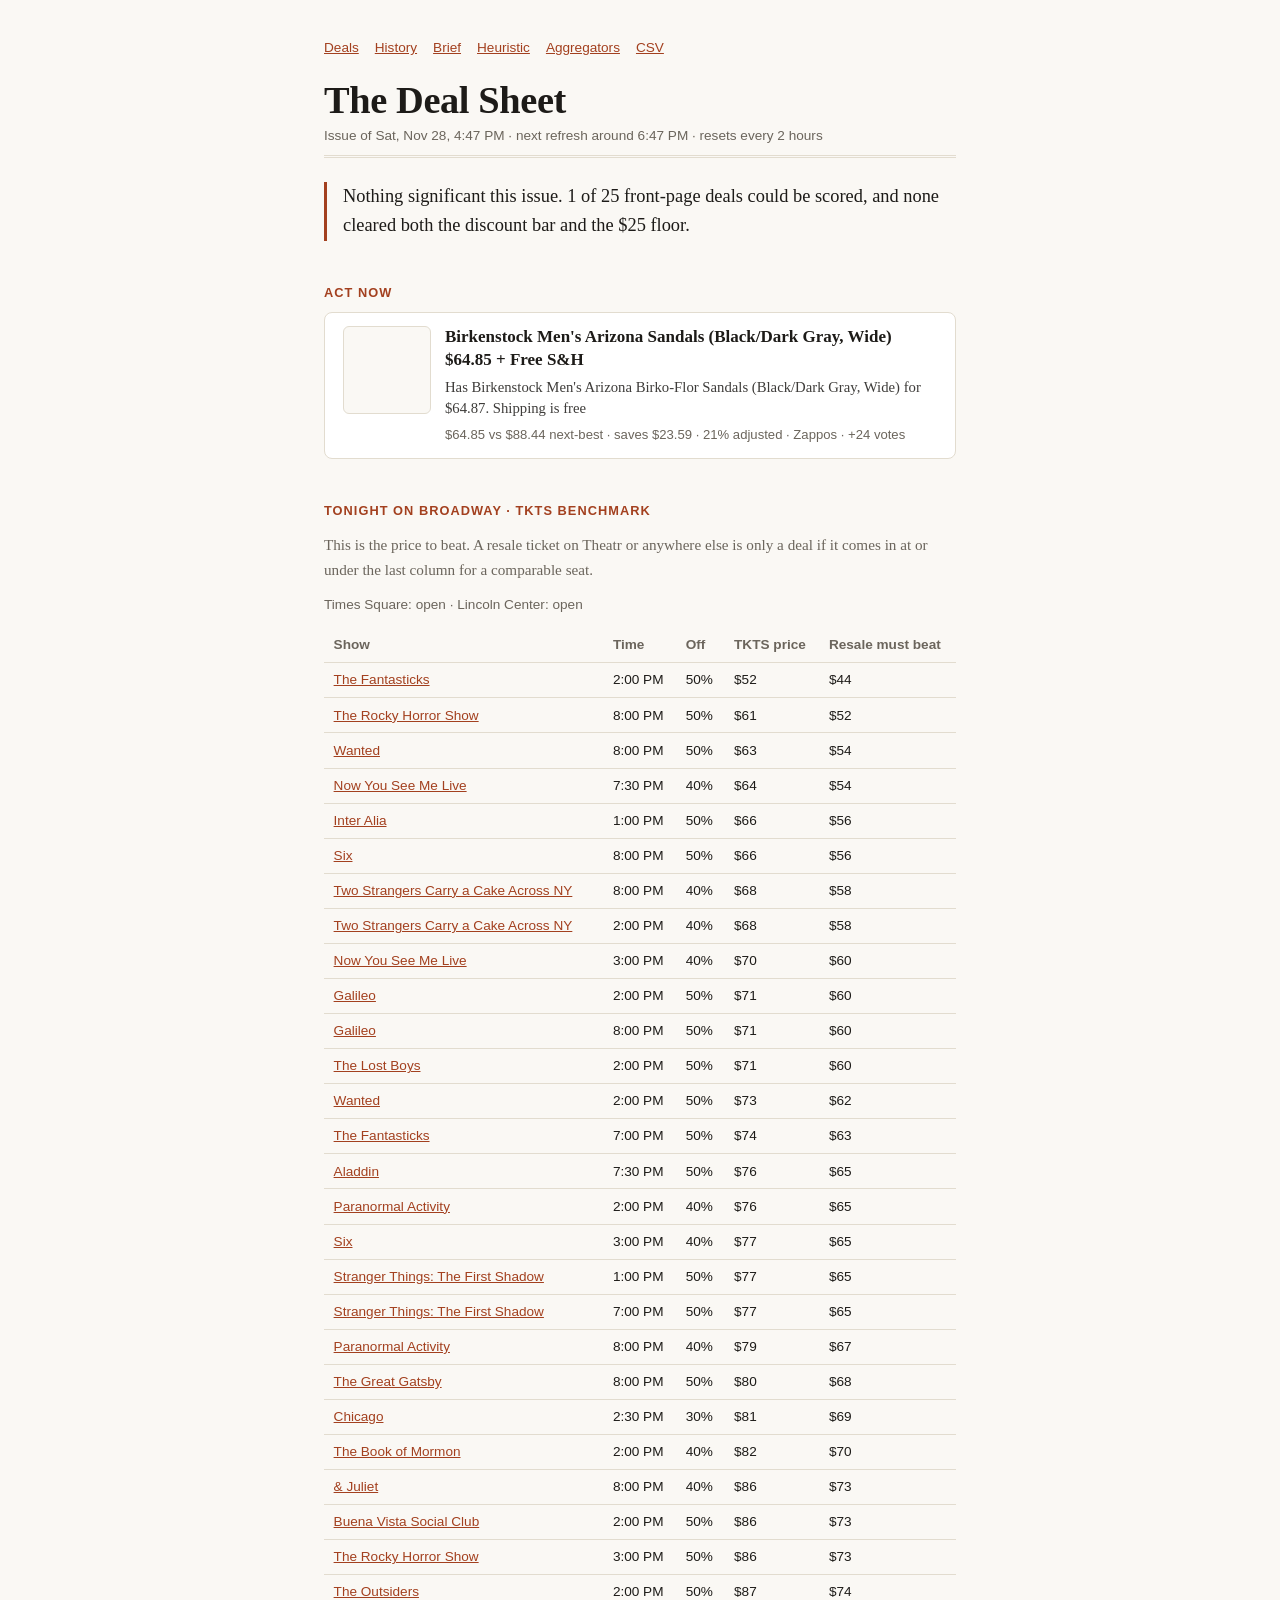
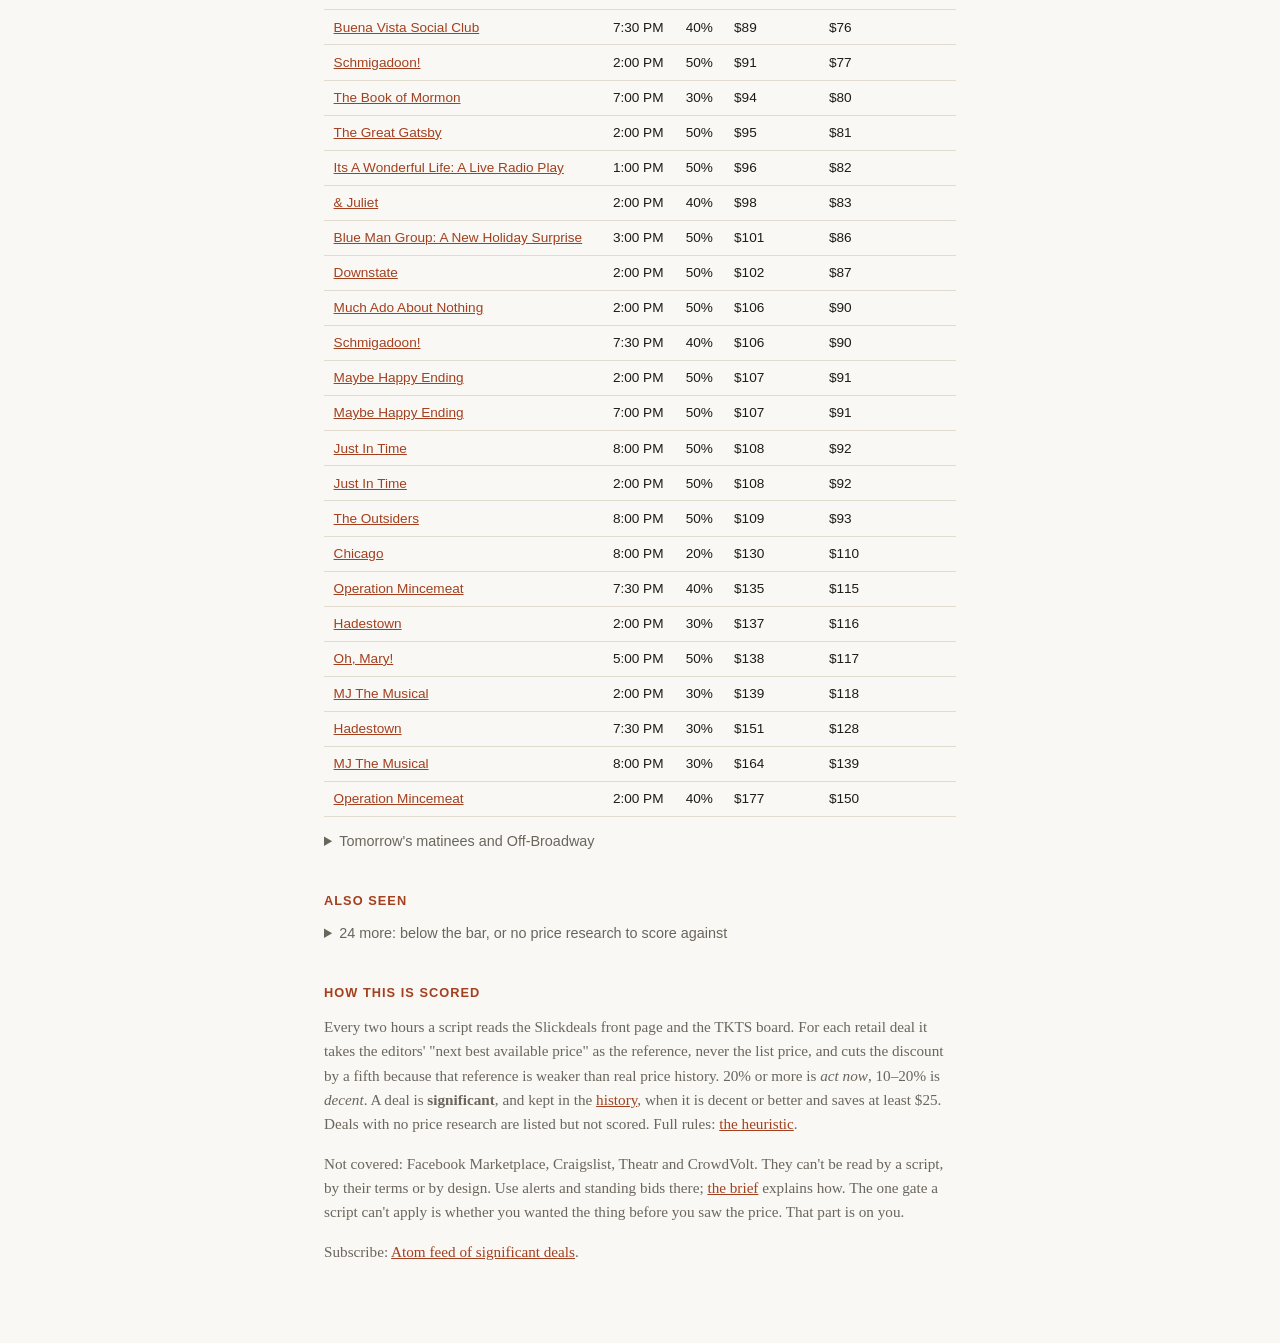
<file: index.html>
<!doctype html>
<html lang="en">
<head>
<meta charset="utf-8">
<meta name="viewport" content="width=device-width, initial-scale=1">
<title>The Deal Sheet</title>
<link rel="alternate" type="application/atom+xml" title="Significant deals" href="feed.xml">
<link rel="stylesheet" href="site.css">
</head>
<body>
<main>
<nav><a href="./">Deals</a><a href="history.html">History</a><a href="brief.html">Brief</a><a href="heuristic.html">Heuristic</a><a href="aggregators.html">Aggregators</a><a href="research/aggregators.csv">CSV</a></nav>

<header class="masthead">
  <h1>The Deal Sheet</h1>
  <div class="meta" id="issue">Loading this issue…</div>
</header>

<p class="lead" id="summary"></p>
<div id="stale"></div>

<section id="act_now" hidden><h2>Act now</h2><div class="deals"></div></section>
<section id="decent" hidden><h2>Decent, if you already wanted it</h2><div class="deals"></div></section>

<section id="tkts" hidden>
  <h2>Tonight on Broadway · TKTS benchmark</h2>
  <p class="note">This is the price to beat. A resale ticket on Theatr or anywhere else is only a deal if it comes in at or under the last column for a comparable seat.</p>
  <div id="booths" class="meta"></div>
  <div class="wrap"><table id="tkts-table"></table></div>
  <details><summary>Tomorrow's matinees and Off-Broadway</summary><div class="wrap"><table id="tkts-more"></table></div></details>
</section>

<section id="rest" hidden>
  <h2>Also seen</h2>
  <details><summary id="rest-summary"></summary><div id="rest-list"></div></details>
</section>

<h2>How this is scored</h2>
<p class="note">Every two hours a script reads the Slickdeals front page and the TKTS board. For each retail deal it takes the editors' "next best available price" as the reference, never the list price, and cuts the discount by a fifth because that reference is weaker than real price history. 20% or more is <em>act now</em>, 10–20% is <em>decent</em>. A deal is <strong>significant</strong>, and kept in the <a href="history.html">history</a>, when it is decent or better and saves at least $25. Deals with no price research are listed but not scored. Full rules: <a href="heuristic.html">the heuristic</a>.</p>
<p class="note">Not covered: Facebook Marketplace, Craigslist, Theatr and CrowdVolt. They can't be read by a script, by their terms or by design. Use alerts and standing bids there; <a href="brief.html">the brief</a> explains how. The one gate a script can't apply is whether you wanted the thing before you saw the price. That part is on you.</p>
<p class="note">Subscribe: <a href="feed.xml">Atom feed of significant deals</a>.</p>

<noscript><p>This page needs JavaScript to render. The raw data is at <a href="data/current.json">data/current.json</a>.</p></noscript>
</main>

<script>
const $ = (s, r = document) => r.querySelector(s);
const el = (tag, props = {}, kids = []) => {
  const n = Object.assign(document.createElement(tag), props);
  kids.forEach(k => n.append(k));
  return n;
};
const usd = n => n == null ? "" : "$" + (Number.isInteger(n) ? n : n.toFixed(2));
const when = iso => new Date(iso).toLocaleString([], { weekday: "short", month: "short", day: "numeric", hour: "numeric", minute: "2-digit" });
const clock = d => d.toLocaleTimeString([], { hour: "numeric", minute: "2-digit" });

function thumb(d) {
  if (!d.image) return el("div", { className: "thumb empty" });
  const img = el("img", { className: "thumb", src: d.image, alt: "", loading: "lazy", referrerPolicy: "no-referrer" });
  img.onerror = () => img.replaceWith(el("div", { className: "thumb empty" }));
  return img;
}

function card(d) {
  const facts = [
    `${usd(d.price)} vs ${usd(d.reference)} next-best`,
    `saves ${usd(d.savings)}`,
    `${Math.round(d.discount * 100)}% adjusted`,
  ];
  if (d.store) facts.push(d.store);
  if (d.thumbs != null) facts.push(`+${d.thumbs} votes`);
  const kids = [];
  if (d.significant) kids.push(el("span", { className: "tag", textContent: "Significant" }));
  kids.push(el("a", { className: "title", href: d.url, textContent: d.title, rel: "noopener" }));
  if (d.blurb) kids.push(el("p", { className: "blurb", textContent: d.blurb }));
  kids.push(el("div", { className: "facts", textContent: facts.join(" · ") }));
  if (d.note) kids.push(el("div", { className: "facts", textContent: d.note + "." }));
  return el("div", { className: "card deal" + (d.significant ? " sig" : "") }, [thumb(d), el("div", { className: "body" }, kids)]);
}

function tktsRows(table, rows) {
  table.replaceChildren(el("tr", {}, ["Show", "Time", "Off", "TKTS price", "Resale must beat"].map(h => el("th", { textContent: h }))));
  rows.forEach(s => table.append(el("tr", {}, [
    el("td", {}, [s.url ? el("a", { href: s.url, textContent: s.show, rel: "noopener" }) : s.show]),
    el("td", { textContent: (s.when === "today" ? "" : "Tmrw ") + (s.time || "") }),
    el("td", { textContent: s.percent_off || "" }),
    el("td", { textContent: s.price_low == null ? "" : s.price_low === s.price_high ? usd(s.price_low) : `${usd(s.price_low)}–${usd(s.price_high)}` }),
    el("td", { textContent: usd(s.beat_price) }),
  ])));
}

// One row per show + time: keep the cheapest booth.
function dedupe(shows) {
  const best = new Map();
  shows.forEach(s => {
    const k = [s.show, s.when, s.time].join("|");
    const cur = best.get(k);
    if (!cur || (s.price_low ?? 1e9) < (cur.price_low ?? 1e9)) best.set(k, s);
  });
  return [...best.values()].sort((a, b) => (a.price_low ?? 1e9) - (b.price_low ?? 1e9));
}

fetch("data/current.json", { cache: "no-store" }).then(r => r.json()).then(data => {
  const made = new Date(data.generated);
  const next = new Date(made.getTime() + (data.refresh_hours || 2) * 3600e3);
  $("#issue").textContent = `Issue of ${when(data.generated)} · next refresh around ${clock(next)} · resets every ${data.refresh_hours || 2} hours`;

  const deals = data.deals || [];
  const sig = deals.filter(d => d.significant);
  const scored = deals.filter(d => d.tier !== "unscored");
  $("#summary").textContent = sig.length
    ? `${sig.length} significant ${sig.length === 1 ? "deal" : "deals"} this issue, out of ${deals.length} on the front page. Top pick: ${sig[0].title}.`
    : `Nothing significant this issue. ${scored.length} of ${deals.length} front-page deals could be scored, and none cleared both the discount bar and the $25 floor.`;

  Object.entries(data.sources || {}).forEach(([name, s]) => {
    if (!s.ok) $("#stale").append(el("p", { className: "note warn", textContent: `${name} could not be fetched this run. Showing data from ${s.fetched ? when(s.fetched) : "an earlier run"}.` }));
  });

  for (const tier of ["act_now", "decent"]) {
    const list = deals.filter(d => d.tier === tier);
    if (!list.length) continue;
    const sec = $("#" + tier);
    sec.hidden = false;
    list.forEach(d => $(".deals", sec).append(card(d)));
  }

  const rest = deals.filter(d => d.tier === "ignore" || d.tier === "unscored");
  if (rest.length) {
    $("#rest").hidden = false;
    $("#rest-summary").textContent = `${rest.length} more: below the bar, or no price research to score against`;
    rest.forEach(d => $("#rest-list").append(el("div", { className: "card deal small" }, [thumb(d), el("div", { className: "body" }, [
      el("a", { className: "title", href: d.url, textContent: d.title, rel: "noopener" }),
      ...(d.blurb ? [el("p", { className: "blurb", textContent: d.blurb })] : []),
      el("div", { className: "facts", textContent: d.tier === "ignore" ? `${Math.round(d.discount * 100)}% adjusted · below the bar` : "Unscored · no price research" }),
    ])])));
  }

  const t = data.tkts || {};
  if ((t.shows || []).length || (t.booths || []).length) {
    $("#tkts").hidden = false;
    $("#booths").textContent = (t.booths || []).map(b => `${b.name.replace("TKTS ", "")}: ${b.status || "unknown"}`).join(" · ");
    tktsRows($("#tkts-table"), dedupe(t.shows.filter(s => s.when === "today" && s.kind === "Broadway")));
    tktsRows($("#tkts-more"), dedupe(t.shows.filter(s => !(s.when === "today" && s.kind === "Broadway"))));
  }
}).catch(e => {
  $("#issue").textContent = "Could not load this issue.";
  console.error(e);
});
</script>
</body>
</html>
</file>
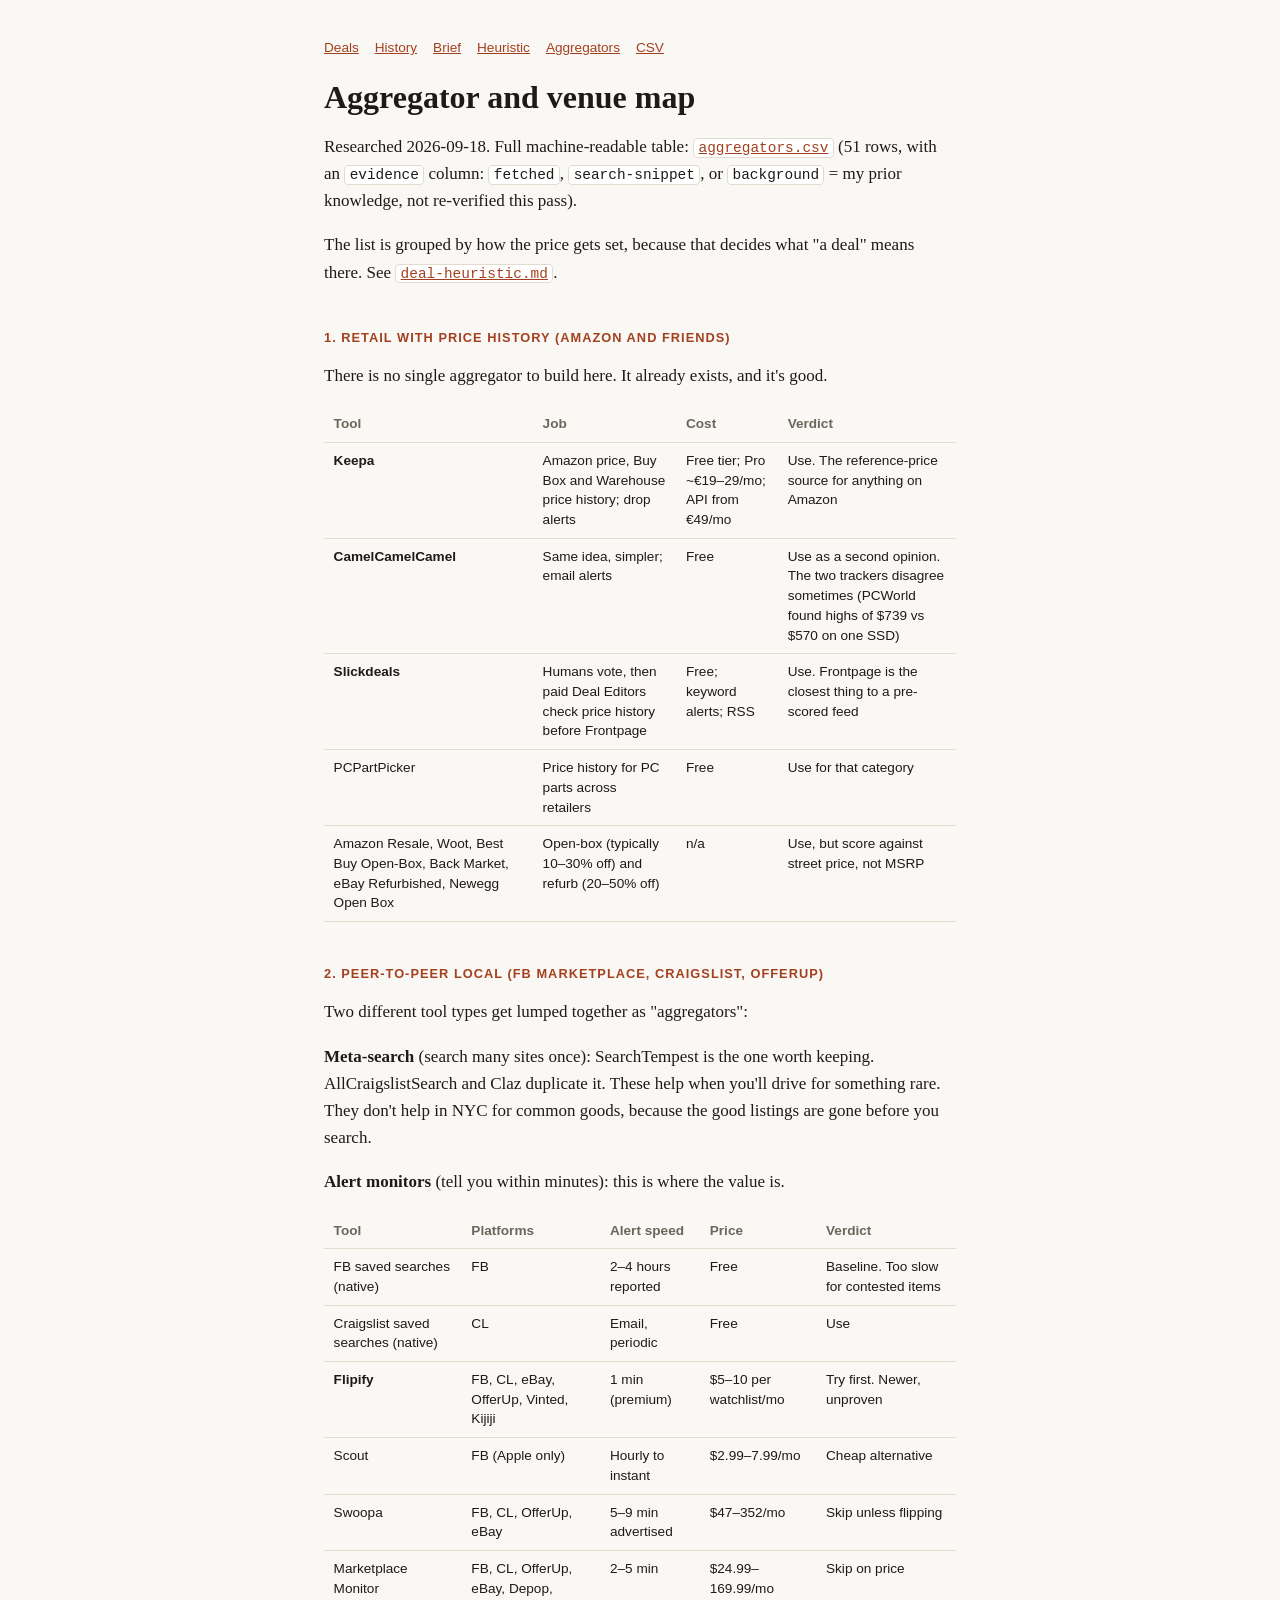
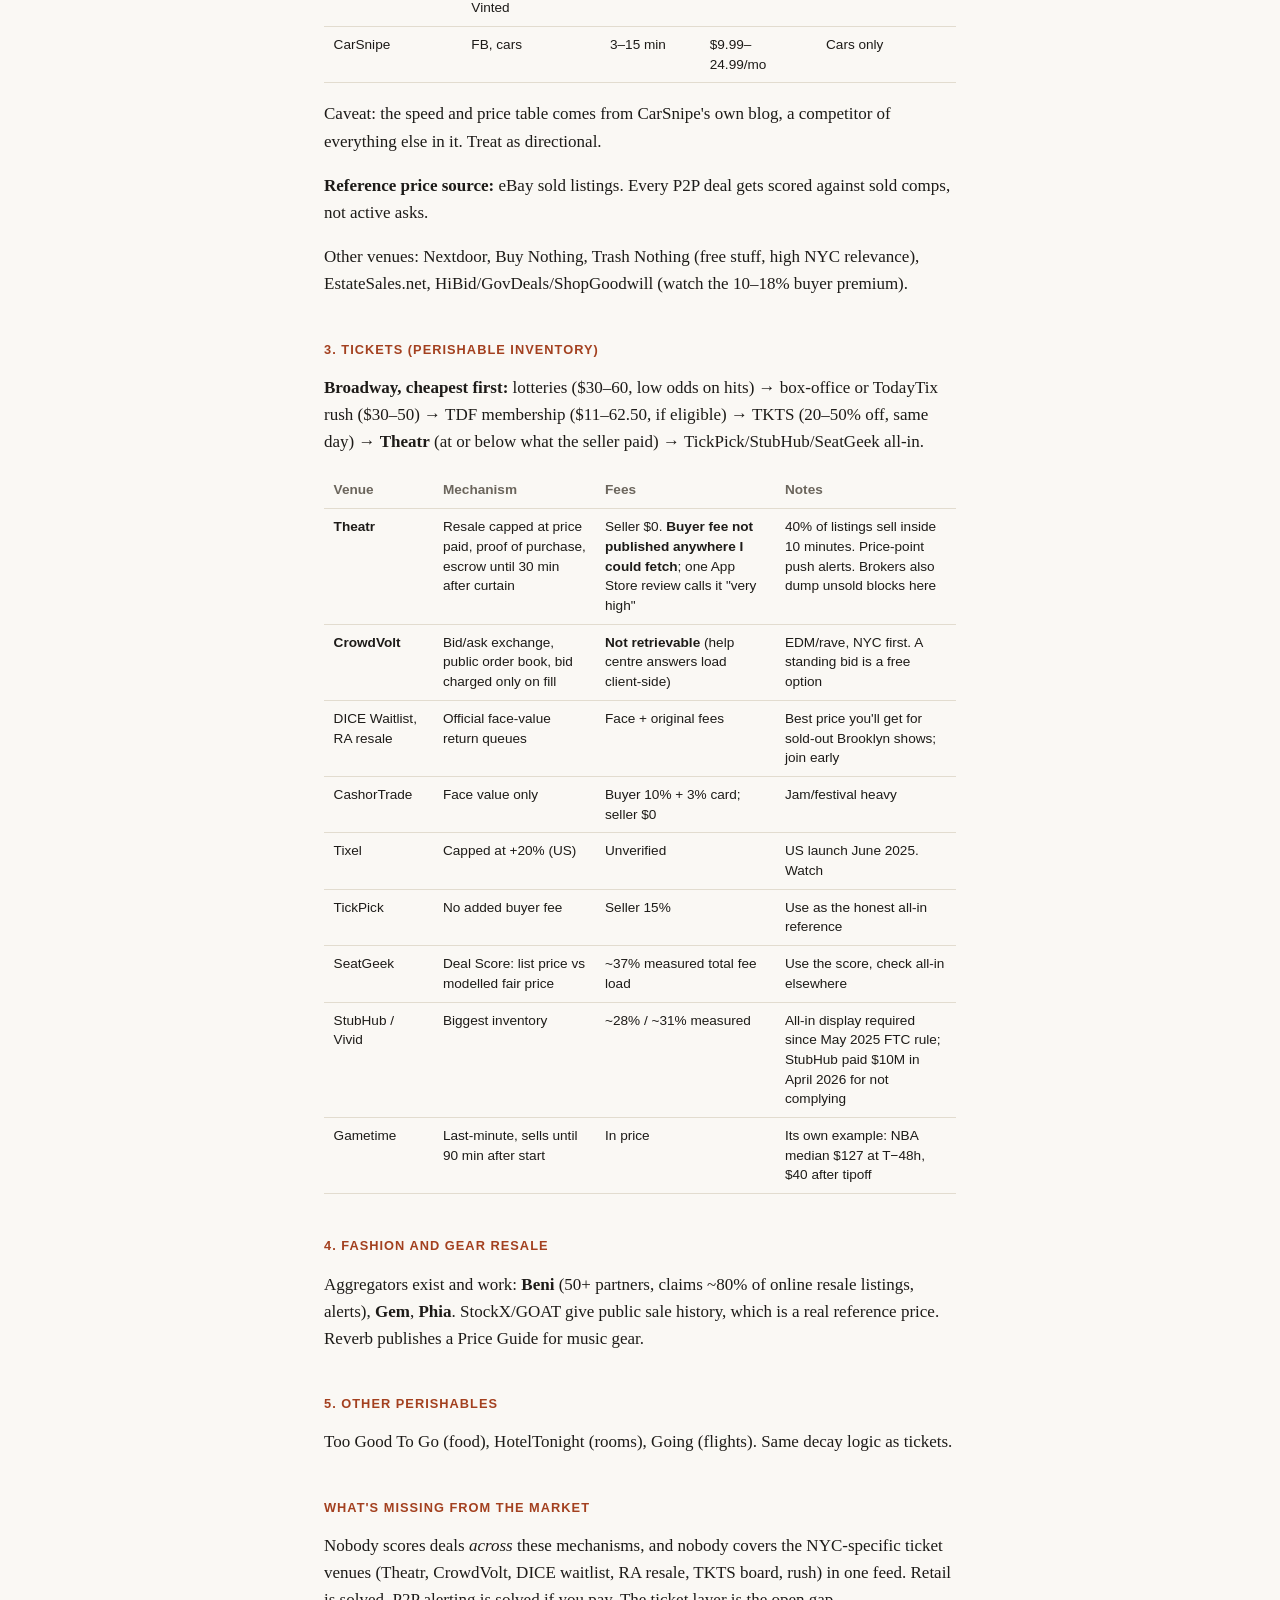
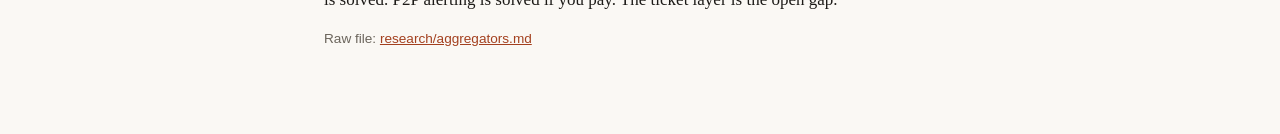
<file: aggregators.html>
<!doctype html>
<html lang="en">
<head>
<meta charset="utf-8">
<meta name="viewport" content="width=device-width, initial-scale=1">
<title>Aggregator and venue map</title>
<style>
  :root { --bg:#faf8f4; --fg:#1d1b18; --muted:#6b655c; --rule:#e2dccf; --accent:#a3401f; --card:#fff; }
  @media (prefers-color-scheme: dark) {
    :root { --bg:#16140f; --fg:#ece7dc; --muted:#a09888; --rule:#322e26; --accent:#e58a5f; --card:#1f1c16; }
  }
  * { box-sizing: border-box; }
  body { margin:0; background:var(--bg); color:var(--fg); font:17px/1.6 Georgia, "Iowan Old Style", serif; }
  main { max-width: 42rem; margin: 0 auto; padding: 2.5rem 1.25rem 4rem; }
  h1 { font-size: 2rem; line-height: 1.15; margin: 0 0 .5rem; }
  h2 { font: 600 .8rem/1.2 -apple-system, "Helvetica Neue", sans-serif; letter-spacing:.08em; text-transform:uppercase; color:var(--accent); margin: 2.75rem 0 .75rem; }
  .meta { color:var(--muted); font: .85rem -apple-system, sans-serif; margin-bottom: 1.5rem; }
  .lead { font-size: 1.15rem; border-left: 3px solid var(--accent); padding-left: 1rem; margin: 1.5rem 0; }
  .wrap { overflow-x:auto; margin: 1rem 0; }
  table { border-collapse: collapse; width:100%; font: .85rem/1.45 -apple-system, sans-serif; min-width: 30rem; }
  th, td { text-align:left; vertical-align:top; padding:.5rem .6rem; border-bottom:1px solid var(--rule); }
  th { color:var(--muted); font-weight:600; }
  .card { background:var(--card); border:1px solid var(--rule); border-radius:8px; padding:1rem 1.1rem; margin:1rem 0; }
  .tag { font: 600 .7rem -apple-system, sans-serif; letter-spacing:.05em; text-transform:uppercase; color:var(--muted); }
  code { font: .85em ui-monospace, Menlo, monospace; background:var(--card); border:1px solid var(--rule); padding:.05em .3em; border-radius:4px; }
  a { color: var(--accent); }
  li { margin:.35rem 0; }
  .src li { font: .85rem/1.5 -apple-system, sans-serif; }
  nav { font: .85rem -apple-system, sans-serif; margin-bottom: 1.5rem; }
  nav a { margin-right: 1rem; }
  h3 { font-size: 1.1rem; margin: 1.75rem 0 .5rem; }
</style>
</head>
<body>
<main>
<nav><a href="./">Deals</a><a href="history.html">History</a><a href="brief.html">Brief</a><a href="heuristic.html">Heuristic</a><a href="aggregators.html">Aggregators</a><a href="research/aggregators.csv">CSV</a></nav>
<h1>Aggregator and venue map</h1>
<p>Researched 2026-09-18. Full machine-readable table: <a href="research/aggregators.csv"><code>aggregators.csv</code></a> (51 rows, with an <code>evidence</code> column: <code>fetched</code>, <code>search-snippet</code>, or <code>background</code> = my prior knowledge, not re-verified this pass).</p>
<p>The list is grouped by how the price gets set, because that decides what "a deal" means there. See <a href="heuristic.html"><code>deal-heuristic.md</code></a>.</p>
<h2>1. Retail with price history (Amazon and friends)</h2>
<p>There is no single aggregator to build here. It already exists, and it's good.</p>
<div class="wrap"><table>
<tr><th>Tool</th><th>Job</th><th>Cost</th><th>Verdict</th></tr>
<tr><td><strong>Keepa</strong></td><td>Amazon price, Buy Box and Warehouse price history; drop alerts</td><td>Free tier; Pro ~€19–29/mo; API from €49/mo</td><td>Use. The reference-price source for anything on Amazon</td></tr>
<tr><td><strong>CamelCamelCamel</strong></td><td>Same idea, simpler; email alerts</td><td>Free</td><td>Use as a second opinion. The two trackers disagree sometimes (PCWorld found highs of $739 vs $570 on one SSD)</td></tr>
<tr><td><strong>Slickdeals</strong></td><td>Humans vote, then paid Deal Editors check price history before Frontpage</td><td>Free; keyword alerts; RSS</td><td>Use. Frontpage is the closest thing to a pre-scored feed</td></tr>
<tr><td>PCPartPicker</td><td>Price history for PC parts across retailers</td><td>Free</td><td>Use for that category</td></tr>
<tr><td>Amazon Resale, Woot, Best Buy Open-Box, Back Market, eBay Refurbished, Newegg Open Box</td><td>Open-box (typically 10–30% off) and refurb (20–50% off)</td><td>n/a</td><td>Use, but score against street price, not MSRP</td></tr>
</table></div>
<h2>2. Peer-to-peer local (FB Marketplace, Craigslist, OfferUp)</h2>
<p>Two different tool types get lumped together as "aggregators":</p>
<p><strong>Meta-search</strong> (search many sites once): SearchTempest is the one worth keeping. AllCraigslistSearch and Claz duplicate it. These help when you'll drive for something rare. They don't help in NYC for common goods, because the good listings are gone before you search.</p>
<p><strong>Alert monitors</strong> (tell you within minutes): this is where the value is.</p>
<div class="wrap"><table>
<tr><th>Tool</th><th>Platforms</th><th>Alert speed</th><th>Price</th><th>Verdict</th></tr>
<tr><td>FB saved searches (native)</td><td>FB</td><td>2–4 hours reported</td><td>Free</td><td>Baseline. Too slow for contested items</td></tr>
<tr><td>Craigslist saved searches (native)</td><td>CL</td><td>Email, periodic</td><td>Free</td><td>Use</td></tr>
<tr><td><strong>Flipify</strong></td><td>FB, CL, eBay, OfferUp, Vinted, Kijiji</td><td>1 min (premium)</td><td>$5–10 per watchlist/mo</td><td>Try first. Newer, unproven</td></tr>
<tr><td>Scout</td><td>FB (Apple only)</td><td>Hourly to instant</td><td>$2.99–7.99/mo</td><td>Cheap alternative</td></tr>
<tr><td>Swoopa</td><td>FB, CL, OfferUp, eBay</td><td>5–9 min advertised</td><td>$47–352/mo</td><td>Skip unless flipping</td></tr>
<tr><td>Marketplace Monitor</td><td>FB, CL, OfferUp, eBay, Depop, Vinted</td><td>2–5 min</td><td>$24.99–169.99/mo</td><td>Skip on price</td></tr>
<tr><td>CarSnipe</td><td>FB, cars</td><td>3–15 min</td><td>$9.99–24.99/mo</td><td>Cars only</td></tr>
</table></div>
<p>Caveat: the speed and price table comes from CarSnipe's own blog, a competitor of everything else in it. Treat as directional.</p>
<p><strong>Reference price source:</strong> eBay sold listings. Every P2P deal gets scored against sold comps, not active asks.</p>
<p>Other venues: Nextdoor, Buy Nothing, Trash Nothing (free stuff, high NYC relevance), EstateSales.net, HiBid/GovDeals/ShopGoodwill (watch the 10–18% buyer premium).</p>
<h2>3. Tickets (perishable inventory)</h2>
<p><strong>Broadway, cheapest first:</strong> lotteries ($30–60, low odds on hits) → box-office or TodayTix rush ($30–50) → TDF membership ($11–62.50, if eligible) → TKTS (20–50% off, same day) → <strong>Theatr</strong> (at or below what the seller paid) → TickPick/StubHub/SeatGeek all-in.</p>
<div class="wrap"><table>
<tr><th>Venue</th><th>Mechanism</th><th>Fees</th><th>Notes</th></tr>
<tr><td><strong>Theatr</strong></td><td>Resale capped at price paid, proof of purchase, escrow until 30 min after curtain</td><td>Seller $0. <strong>Buyer fee not published anywhere I could fetch</strong>; one App Store review calls it "very high"</td><td>40% of listings sell inside 10 minutes. Price-point push alerts. Brokers also dump unsold blocks here</td></tr>
<tr><td><strong>CrowdVolt</strong></td><td>Bid/ask exchange, public order book, bid charged only on fill</td><td><strong>Not retrievable</strong> (help centre answers load client-side)</td><td>EDM/rave, NYC first. A standing bid is a free option</td></tr>
<tr><td>DICE Waitlist, RA resale</td><td>Official face-value return queues</td><td>Face + original fees</td><td>Best price you'll get for sold-out Brooklyn shows; join early</td></tr>
<tr><td>CashorTrade</td><td>Face value only</td><td>Buyer 10% + 3% card; seller $0</td><td>Jam/festival heavy</td></tr>
<tr><td>Tixel</td><td>Capped at +20% (US)</td><td>Unverified</td><td>US launch June 2025. Watch</td></tr>
<tr><td>TickPick</td><td>No added buyer fee</td><td>Seller 15%</td><td>Use as the honest all-in reference</td></tr>
<tr><td>SeatGeek</td><td>Deal Score: list price vs modelled fair price</td><td>~37% measured total fee load</td><td>Use the score, check all-in elsewhere</td></tr>
<tr><td>StubHub / Vivid</td><td>Biggest inventory</td><td>~28% / ~31% measured</td><td>All-in display required since May 2025 FTC rule; StubHub paid $10M in April 2026 for not complying</td></tr>
<tr><td>Gametime</td><td>Last-minute, sells until 90 min after start</td><td>In price</td><td>Its own example: NBA median $127 at T−48h, $40 after tipoff</td></tr>
</table></div>
<h2>4. Fashion and gear resale</h2>
<p>Aggregators exist and work: <strong>Beni</strong> (50+ partners, claims ~80% of online resale listings, alerts), <strong>Gem</strong>, <strong>Phia</strong>. StockX/GOAT give public sale history, which is a real reference price. Reverb publishes a Price Guide for music gear.</p>
<h2>5. Other perishables</h2>
<p>Too Good To Go (food), HotelTonight (rooms), Going (flights). Same decay logic as tickets.</p>
<h2>What's missing from the market</h2>
<p>Nobody scores deals <em>across</em> these mechanisms, and nobody covers the NYC-specific ticket venues (Theatr, CrowdVolt, DICE waitlist, RA resale, TKTS board, rush) in one feed. Retail is solved. P2P alerting is solved if you pay. The ticket layer is the open gap.</p>
<p class="meta">Raw file: <a href="research/aggregators.md">research/aggregators.md</a></p>
</main>
</body>
</html>
</file>
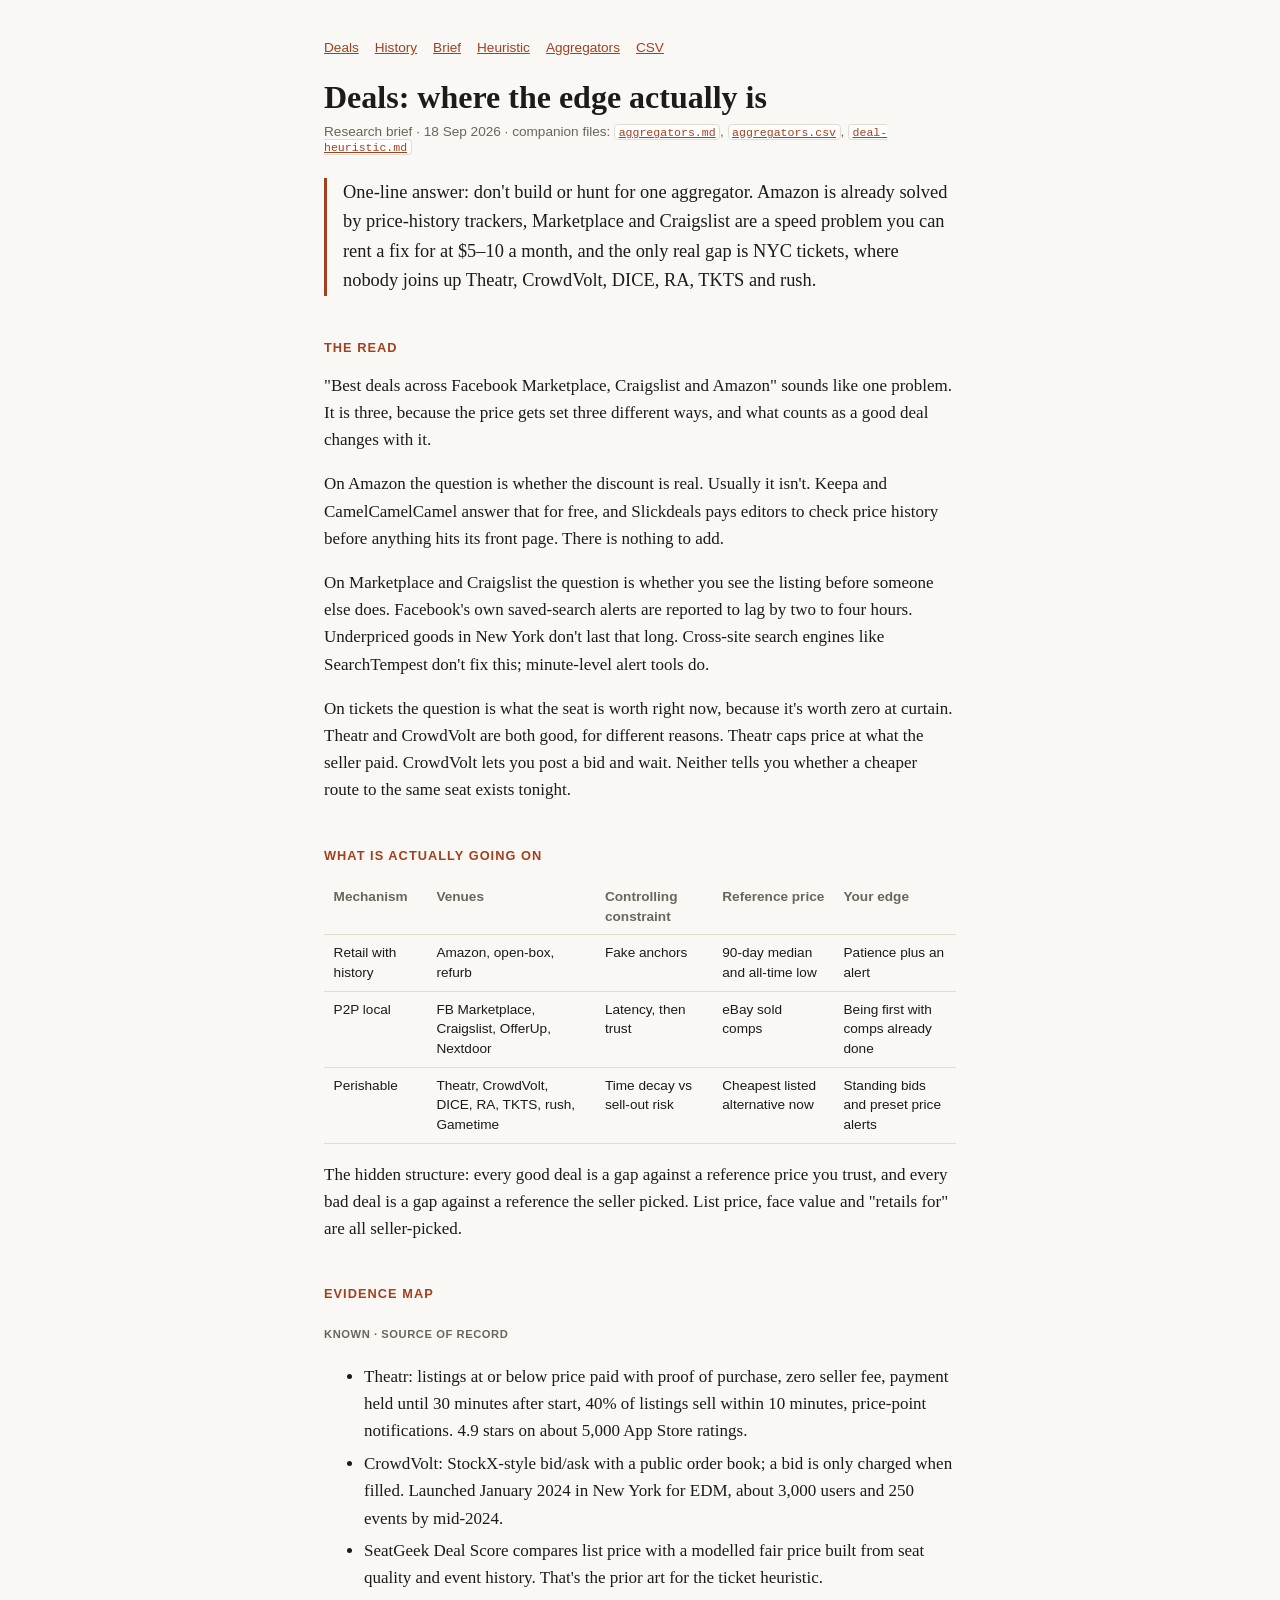
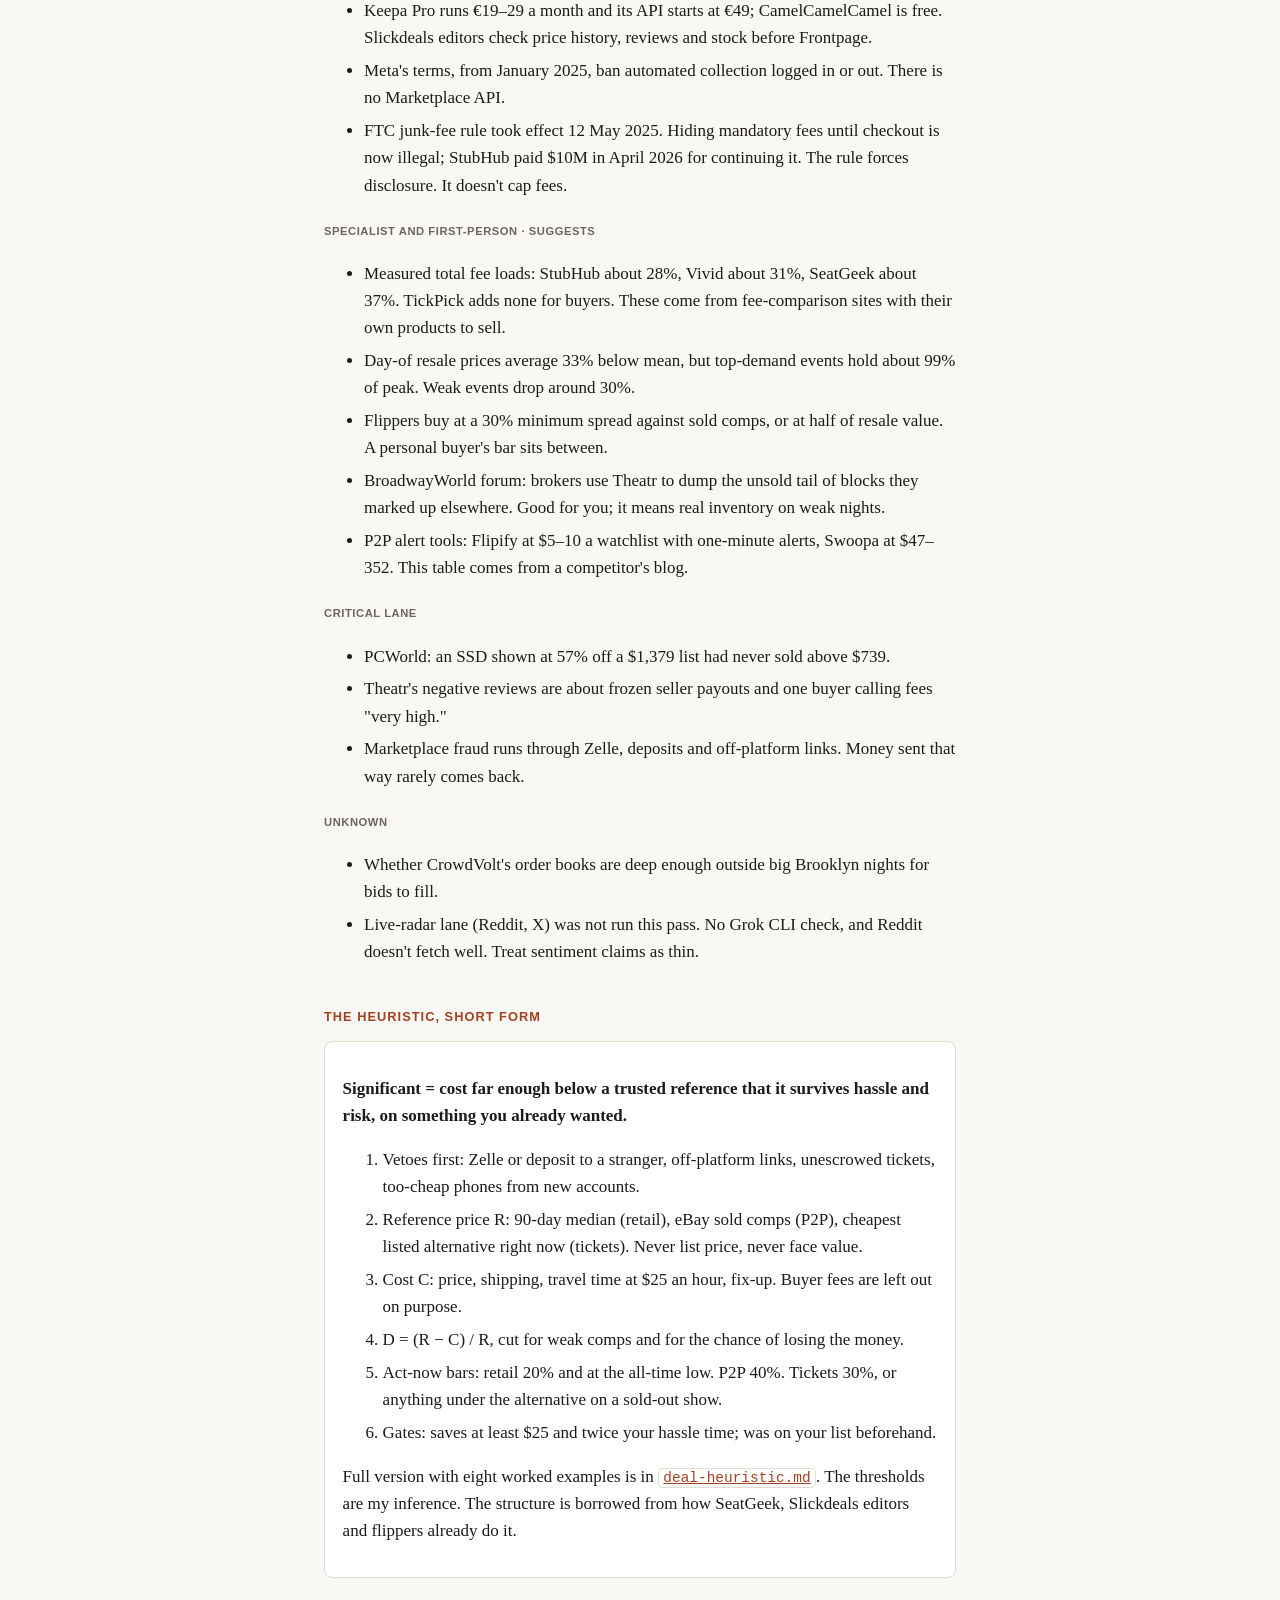
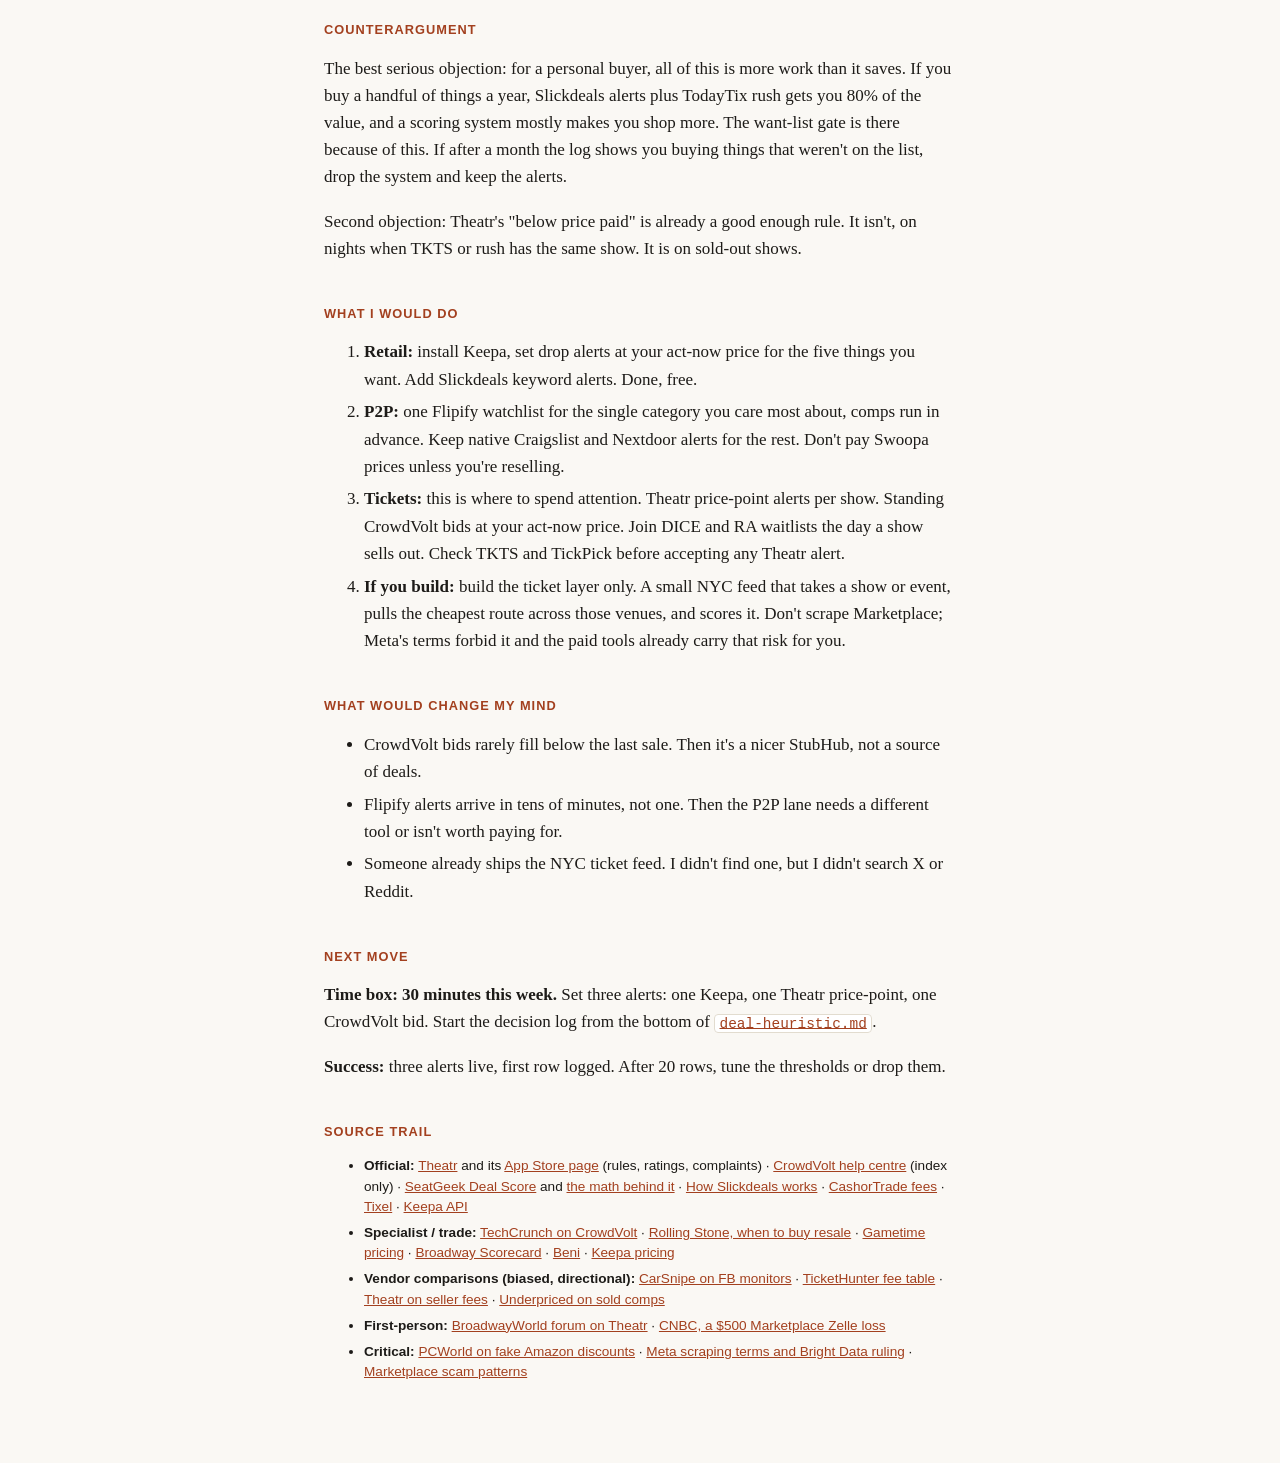
<file: brief.html>
<!doctype html>
<html lang="en">
<head>
<meta charset="utf-8">
<meta name="viewport" content="width=device-width, initial-scale=1">
<title>Deals: where the edge is</title>
<style>
  :root { --bg:#faf8f4; --fg:#1d1b18; --muted:#6b655c; --rule:#e2dccf; --accent:#a3401f; --card:#fff; }
  @media (prefers-color-scheme: dark) {
    :root { --bg:#16140f; --fg:#ece7dc; --muted:#a09888; --rule:#322e26; --accent:#e58a5f; --card:#1f1c16; }
  }
  * { box-sizing: border-box; }
  body { margin:0; background:var(--bg); color:var(--fg); font:17px/1.6 Georgia, "Iowan Old Style", serif; }
  main { max-width: 42rem; margin: 0 auto; padding: 2.5rem 1.25rem 4rem; }
  h1 { font-size: 2rem; line-height: 1.15; margin: 0 0 .5rem; }
  h2 { font: 600 .8rem/1.2 -apple-system, "Helvetica Neue", sans-serif; letter-spacing:.08em; text-transform:uppercase; color:var(--accent); margin: 2.75rem 0 .75rem; }
  .meta { color:var(--muted); font: .85rem -apple-system, sans-serif; margin-bottom: 1.5rem; }
  .lead { font-size: 1.15rem; border-left: 3px solid var(--accent); padding-left: 1rem; margin: 1.5rem 0; }
  .wrap { overflow-x:auto; margin: 1rem 0; }
  table { border-collapse: collapse; width:100%; font: .85rem/1.45 -apple-system, sans-serif; min-width: 30rem; }
  th, td { text-align:left; vertical-align:top; padding:.5rem .6rem; border-bottom:1px solid var(--rule); }
  th { color:var(--muted); font-weight:600; }
  .card { background:var(--card); border:1px solid var(--rule); border-radius:8px; padding:1rem 1.1rem; margin:1rem 0; }
  .tag { font: 600 .7rem -apple-system, sans-serif; letter-spacing:.05em; text-transform:uppercase; color:var(--muted); }
  code { font: .85em ui-monospace, Menlo, monospace; background:var(--card); border:1px solid var(--rule); padding:.05em .3em; border-radius:4px; }
  a { color: var(--accent); }
  li { margin:.35rem 0; }
  .src li { font: .85rem/1.5 -apple-system, sans-serif; }
  nav { font: .85rem -apple-system, sans-serif; margin-bottom: 1.5rem; }
  nav a { margin-right: 1rem; }
</style>
</head>
<body>
<main>
<nav><a href="./">Deals</a><a href="history.html">History</a><a href="brief.html">Brief</a><a href="heuristic.html">Heuristic</a><a href="aggregators.html">Aggregators</a><a href="research/aggregators.csv">CSV</a></nav>
<h1>Deals: where the edge actually is</h1>
<div class="meta">Research brief · 18 Sep 2026 · companion files: <a href="aggregators.html"><code>aggregators.md</code></a>, <a href="research/aggregators.csv"><code>aggregators.csv</code></a>, <a href="heuristic.html"><code>deal-heuristic.md</code></a></div>

<p class="lead">One-line answer: don't build or hunt for one aggregator. Amazon is already solved by price-history trackers, Marketplace and Craigslist are a speed problem you can rent a fix for at $5–10 a month, and the only real gap is NYC tickets, where nobody joins up Theatr, CrowdVolt, DICE, RA, TKTS and rush.</p>

<h2>The read</h2>
<p>"Best deals across Facebook Marketplace, Craigslist and Amazon" sounds like one problem. It is three, because the price gets set three different ways, and what counts as a good deal changes with it.</p>
<p>On Amazon the question is whether the discount is real. Usually it isn't. Keepa and CamelCamelCamel answer that for free, and Slickdeals pays editors to check price history before anything hits its front page. There is nothing to add.</p>
<p>On Marketplace and Craigslist the question is whether you see the listing before someone else does. Facebook's own saved-search alerts are reported to lag by two to four hours. Underpriced goods in New York don't last that long. Cross-site search engines like SearchTempest don't fix this; minute-level alert tools do.</p>
<p>On tickets the question is what the seat is worth right now, because it's worth zero at curtain. Theatr and CrowdVolt are both good, for different reasons. Theatr caps price at what the seller paid. CrowdVolt lets you post a bid and wait. Neither tells you whether a cheaper route to the same seat exists tonight.</p>

<h2>What is actually going on</h2>
<div class="wrap"><table>
<tr><th>Mechanism</th><th>Venues</th><th>Controlling constraint</th><th>Reference price</th><th>Your edge</th></tr>
<tr><td>Retail with history</td><td>Amazon, open-box, refurb</td><td>Fake anchors</td><td>90-day median and all-time low</td><td>Patience plus an alert</td></tr>
<tr><td>P2P local</td><td>FB Marketplace, Craigslist, OfferUp, Nextdoor</td><td>Latency, then trust</td><td>eBay sold comps</td><td>Being first with comps already done</td></tr>
<tr><td>Perishable</td><td>Theatr, CrowdVolt, DICE, RA, TKTS, rush, Gametime</td><td>Time decay vs sell-out risk</td><td>Cheapest listed alternative now</td><td>Standing bids and preset price alerts</td></tr>
</table></div>
<p>The hidden structure: every good deal is a gap against a reference price you trust, and every bad deal is a gap against a reference the seller picked. List price, face value and "retails for" are all seller-picked.</p>

<h2>Evidence map</h2>
<p><span class="tag">Known · source of record</span></p>
<ul>
<li>Theatr: listings at or below price paid with proof of purchase, zero seller fee, payment held until 30 minutes after start, 40% of listings sell within 10 minutes, price-point notifications. 4.9 stars on about 5,000 App Store ratings.</li>
<li>CrowdVolt: StockX-style bid/ask with a public order book; a bid is only charged when filled. Launched January 2024 in New York for EDM, about 3,000 users and 250 events by mid-2024.</li>
<li>SeatGeek Deal Score compares list price with a modelled fair price built from seat quality and event history. That's the prior art for the ticket heuristic.</li>
<li>Keepa Pro runs €19–29 a month and its API starts at €49; CamelCamelCamel is free. Slickdeals editors check price history, reviews and stock before Frontpage.</li>
<li>Meta's terms, from January 2025, ban automated collection logged in or out. There is no Marketplace API.</li>
<li>FTC junk-fee rule took effect 12 May 2025. Hiding mandatory fees until checkout is now illegal; StubHub paid $10M in April 2026 for continuing it. The rule forces disclosure. It doesn't cap fees.</li>
</ul>
<p><span class="tag">Specialist and first-person · suggests</span></p>
<ul>
<li>Measured total fee loads: StubHub about 28%, Vivid about 31%, SeatGeek about 37%. TickPick adds none for buyers. These come from fee-comparison sites with their own products to sell.</li>
<li>Day-of resale prices average 33% below mean, but top-demand events hold about 99% of peak. Weak events drop around 30%.</li>
<li>Flippers buy at a 30% minimum spread against sold comps, or at half of resale value. A personal buyer's bar sits between.</li>
<li>BroadwayWorld forum: brokers use Theatr to dump the unsold tail of blocks they marked up elsewhere. Good for you; it means real inventory on weak nights.</li>
<li>P2P alert tools: Flipify at $5–10 a watchlist with one-minute alerts, Swoopa at $47–352. This table comes from a competitor's blog.</li>
</ul>
<p><span class="tag">Critical lane</span></p>
<ul>
<li>PCWorld: an SSD shown at 57% off a $1,379 list had never sold above $739.</li>
<li>Theatr's negative reviews are about frozen seller payouts and one buyer calling fees "very high."</li>
<li>Marketplace fraud runs through Zelle, deposits and off-platform links. Money sent that way rarely comes back.</li>
</ul>
<p><span class="tag">Unknown</span></p>
<ul>
<li>Whether CrowdVolt's order books are deep enough outside big Brooklyn nights for bids to fill.</li>
<li>Live-radar lane (Reddit, X) was not run this pass. No Grok CLI check, and Reddit doesn't fetch well. Treat sentiment claims as thin.</li>
</ul>

<h2>The heuristic, short form</h2>
<div class="card">
<p><strong>Significant = cost far enough below a trusted reference that it survives hassle and risk, on something you already wanted.</strong></p>
<ol>
<li>Vetoes first: Zelle or deposit to a stranger, off-platform links, unescrowed tickets, too-cheap phones from new accounts.</li>
<li>Reference price R: 90-day median (retail), eBay sold comps (P2P), cheapest listed alternative right now (tickets). Never list price, never face value.</li>
<li>Cost C: price, shipping, travel time at $25 an hour, fix-up. Buyer fees are left out on purpose.</li>
<li>D = (R − C) / R, cut for weak comps and for the chance of losing the money.</li>
<li>Act-now bars: retail 20% and at the all-time low. P2P 40%. Tickets 30%, or anything under the alternative on a sold-out show.</li>
<li>Gates: saves at least $25 and twice your hassle time; was on your list beforehand.</li>
</ol>
<p>Full version with eight worked examples is in <a href="heuristic.html"><code>deal-heuristic.md</code></a>. The thresholds are my inference. The structure is borrowed from how SeatGeek, Slickdeals editors and flippers already do it.</p>
</div>

<h2>Counterargument</h2>
<p>The best serious objection: for a personal buyer, all of this is more work than it saves. If you buy a handful of things a year, Slickdeals alerts plus TodayTix rush gets you 80% of the value, and a scoring system mostly makes you shop more. The want-list gate is there because of this. If after a month the log shows you buying things that weren't on the list, drop the system and keep the alerts.</p>
<p>Second objection: Theatr's "below price paid" is already a good enough rule. It isn't, on nights when TKTS or rush has the same show. It is on sold-out shows.</p>

<h2>What I would do</h2>
<ol>
<li><strong>Retail:</strong> install Keepa, set drop alerts at your act-now price for the five things you want. Add Slickdeals keyword alerts. Done, free.</li>
<li><strong>P2P:</strong> one Flipify watchlist for the single category you care most about, comps run in advance. Keep native Craigslist and Nextdoor alerts for the rest. Don't pay Swoopa prices unless you're reselling.</li>
<li><strong>Tickets:</strong> this is where to spend attention. Theatr price-point alerts per show. Standing CrowdVolt bids at your act-now price. Join DICE and RA waitlists the day a show sells out. Check TKTS and TickPick before accepting any Theatr alert.</li>
<li><strong>If you build:</strong> build the ticket layer only. A small NYC feed that takes a show or event, pulls the cheapest route across those venues, and scores it. Don't scrape Marketplace; Meta's terms forbid it and the paid tools already carry that risk for you.</li>
</ol>

<h2>What would change my mind</h2>
<ul>
<li>CrowdVolt bids rarely fill below the last sale. Then it's a nicer StubHub, not a source of deals.</li>
<li>Flipify alerts arrive in tens of minutes, not one. Then the P2P lane needs a different tool or isn't worth paying for.</li>
<li>Someone already ships the NYC ticket feed. I didn't find one, but I didn't search X or Reddit.</li>
</ul>

<h2>Next move</h2>
<p><strong>Time box: 30 minutes this week.</strong> Set three alerts: one Keepa, one Theatr price-point, one CrowdVolt bid. Start the decision log from the bottom of <a href="heuristic.html"><code>deal-heuristic.md</code></a>.</p>
<p><strong>Success:</strong> three alerts live, first row logged. After 20 rows, tune the thresholds or drop them.</p>

<h2>Source trail</h2>
<ul class="src">
<li><strong>Official:</strong> <a href="https://www.theatr-app.com/">Theatr</a> and its <a href="https://apps.apple.com/us/app/theatr-buy-sell-last-min-tix/id1580002886">App Store page</a> (rules, ratings, complaints) · <a href="https://www.crowdvolt.com/help_center/general">CrowdVolt help centre</a> (index only) · <a href="https://support.seatgeek.com/hc/en-us/articles/360007200954-What-is-Deal-Score">SeatGeek Deal Score</a> and <a href="https://chairnerd.seatgeek.com/the-math-behind-ticket-bargains/">the math behind it</a> · <a href="https://slickdeals.net/corp/how-slickdeals-works/">How Slickdeals works</a> · <a href="https://help.cashortrade.org/hc/en-us/articles/12918261373069-Understanding-Fees-on-CashorTrade">CashorTrade fees</a> · <a href="https://tixel.com/how-it-works">Tixel</a> · <a href="https://keepa.com/api-docs/">Keepa API</a></li>
<li><strong>Specialist / trade:</strong> <a href="https://techcrunch.com/2024/07/16/yc-backed-secondary-ticketing-startup-crowdvolt">TechCrunch on CrowdVolt</a> · <a href="https://www.rollingstone.com/product-recommendations/tickets/how-to-save-on-resale-concert-tickets-buying-guide-1235587202/">Rolling Stone, when to buy resale</a> · <a href="https://gametime.co/blog/the-ins-and-outs-of-pricing-on-gametime/">Gametime pricing</a> · <a href="https://broadwayscorecard.com/guides/cheap-broadway-tickets">Broadway Scorecard</a> · <a href="https://www.retailtouchpoints.com/news/resale-aggregator-platform-beni-debuts-ios-app-adds-poshmark-thredup-and-more/140668/">Beni</a> · <a href="https://revenuegeeks.com/software/keepa/pricing">Keepa pricing</a></li>
<li><strong>Vendor comparisons (biased, directional):</strong> <a href="https://carsnipe.com/blog/facebook-marketplace-monitoring-tools">CarSnipe on FB monitors</a> · <a href="https://tickethunter.io/compare-ticket-resale-fees">TicketHunter fee table</a> · <a href="https://www.theatr-app.com/post/best-websites-to-resell-tickets">Theatr on seller fees</a> · <a href="https://www.underpriced.app/blog/how-to-use-ebay-sold-listings-price-research-guide">Underpriced on sold comps</a></li>
<li><strong>First-person:</strong> <a href="https://forum.broadwayworld.com/thread/Theatr-app">BroadwayWorld forum on Theatr</a> · <a href="https://www.cnbc.com/2025/05/13/how-i-lost-money-getting-scammed-on-facebook-marketplace-zelle.html">CNBC, a $500 Marketplace Zelle loss</a></li>
<li><strong>Critical:</strong> <a href="https://www.pcworld.com/article/3104872/amazon-says-its-a-tech-deal-price-trackers-tell-a-different-story.html">PCWorld on fake Amazon discounts</a> · <a href="https://thunderbit.com/blog/is-scraping-facebook-legal">Meta scraping terms and Bright Data ruling</a> · <a href="https://lifelock.norton.com/learn/fraud/facebook-marketplace-scams">Marketplace scam patterns</a></li>
</ul>
</main>
</body>
</html>
</file>
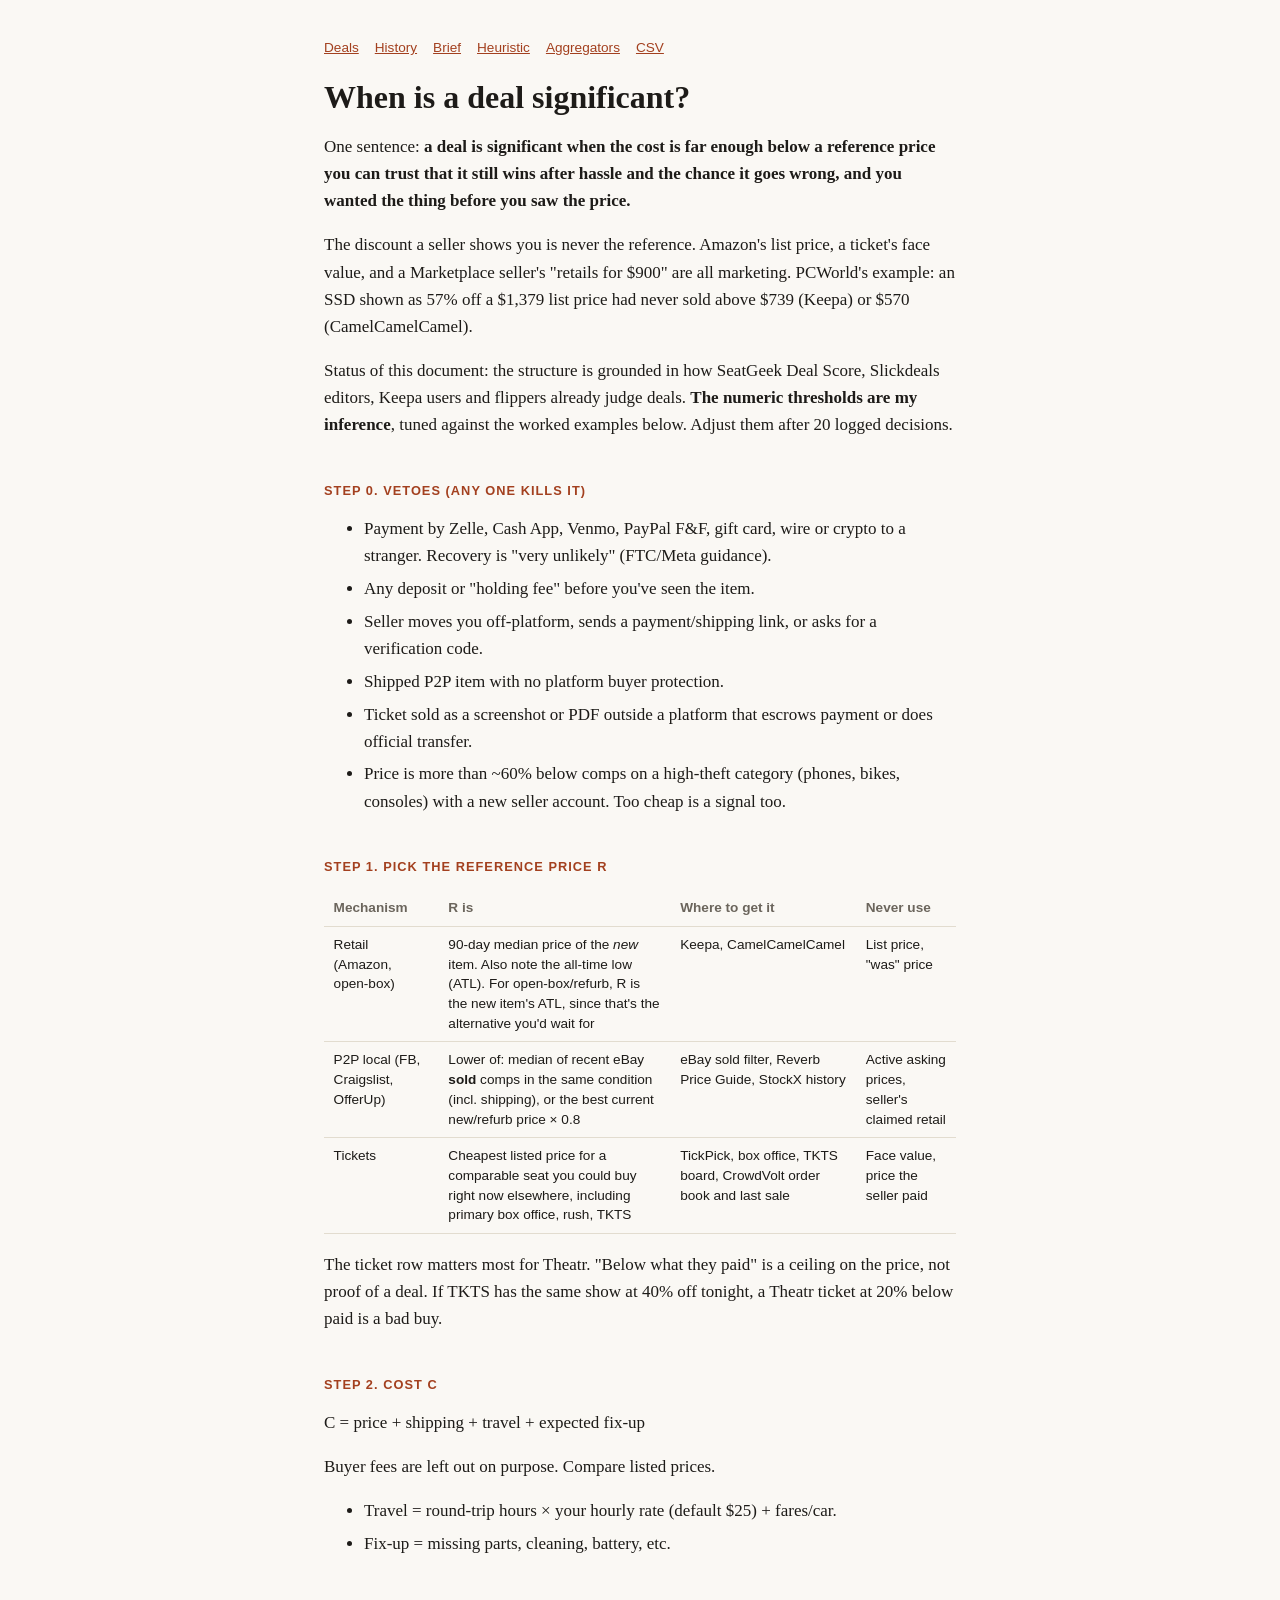
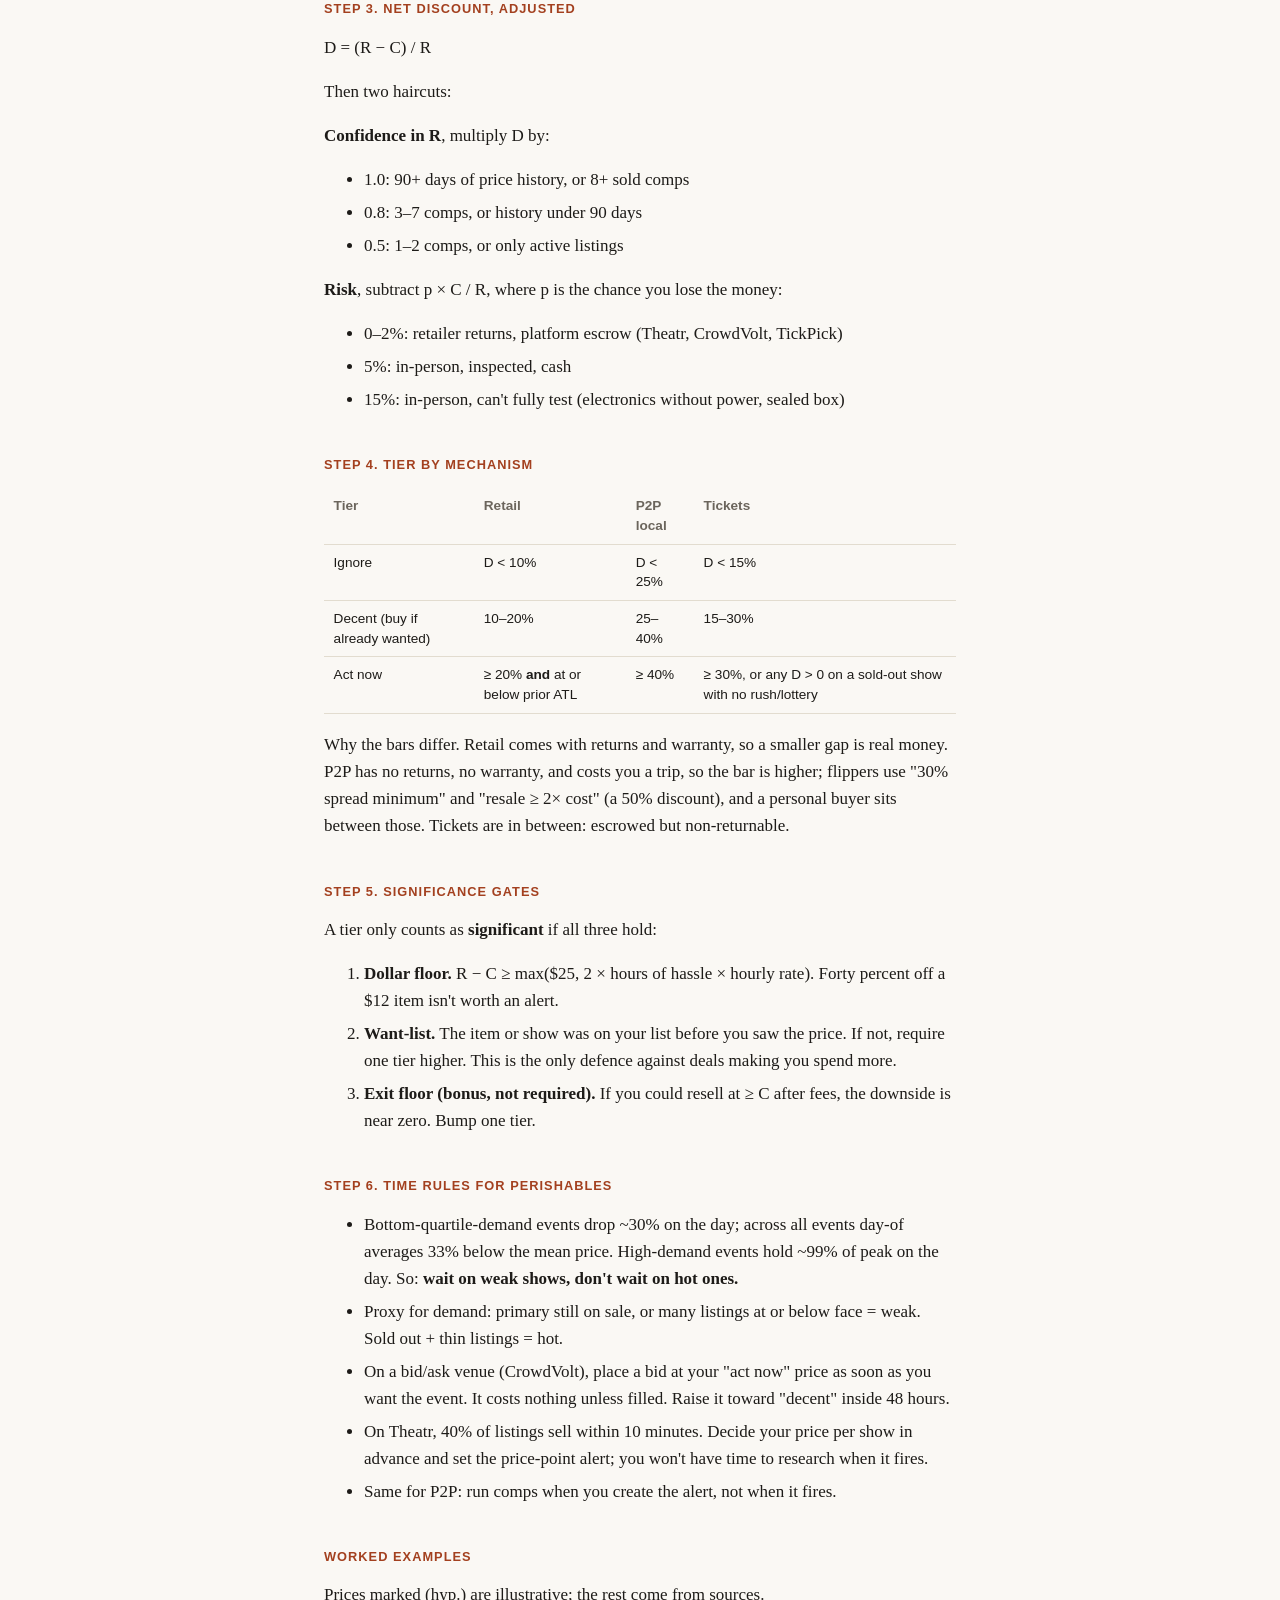
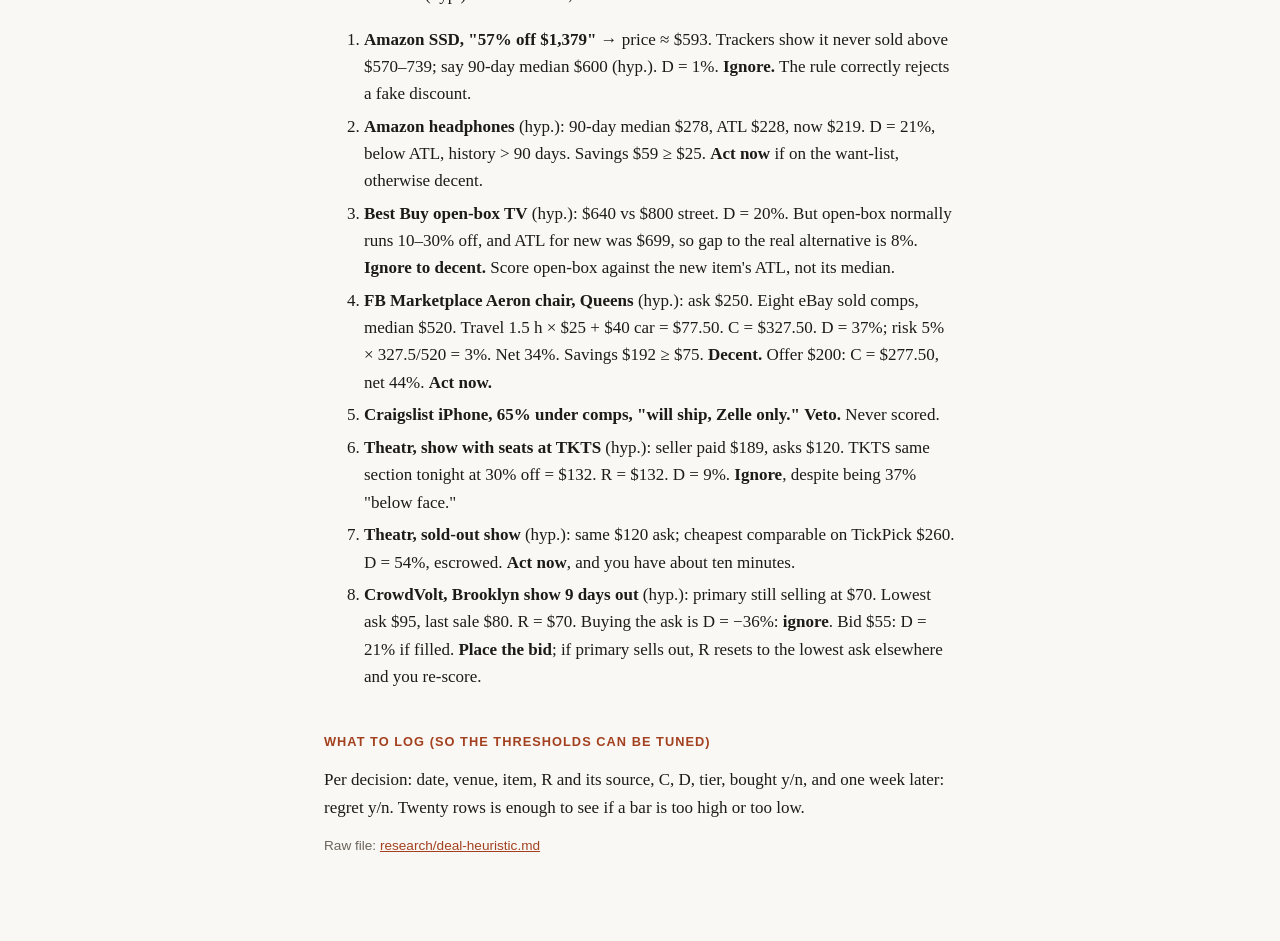
<file: heuristic.html>
<!doctype html>
<html lang="en">
<head>
<meta charset="utf-8">
<meta name="viewport" content="width=device-width, initial-scale=1">
<title>When is a deal significant?</title>
<style>
  :root { --bg:#faf8f4; --fg:#1d1b18; --muted:#6b655c; --rule:#e2dccf; --accent:#a3401f; --card:#fff; }
  @media (prefers-color-scheme: dark) {
    :root { --bg:#16140f; --fg:#ece7dc; --muted:#a09888; --rule:#322e26; --accent:#e58a5f; --card:#1f1c16; }
  }
  * { box-sizing: border-box; }
  body { margin:0; background:var(--bg); color:var(--fg); font:17px/1.6 Georgia, "Iowan Old Style", serif; }
  main { max-width: 42rem; margin: 0 auto; padding: 2.5rem 1.25rem 4rem; }
  h1 { font-size: 2rem; line-height: 1.15; margin: 0 0 .5rem; }
  h2 { font: 600 .8rem/1.2 -apple-system, "Helvetica Neue", sans-serif; letter-spacing:.08em; text-transform:uppercase; color:var(--accent); margin: 2.75rem 0 .75rem; }
  .meta { color:var(--muted); font: .85rem -apple-system, sans-serif; margin-bottom: 1.5rem; }
  .lead { font-size: 1.15rem; border-left: 3px solid var(--accent); padding-left: 1rem; margin: 1.5rem 0; }
  .wrap { overflow-x:auto; margin: 1rem 0; }
  table { border-collapse: collapse; width:100%; font: .85rem/1.45 -apple-system, sans-serif; min-width: 30rem; }
  th, td { text-align:left; vertical-align:top; padding:.5rem .6rem; border-bottom:1px solid var(--rule); }
  th { color:var(--muted); font-weight:600; }
  .card { background:var(--card); border:1px solid var(--rule); border-radius:8px; padding:1rem 1.1rem; margin:1rem 0; }
  .tag { font: 600 .7rem -apple-system, sans-serif; letter-spacing:.05em; text-transform:uppercase; color:var(--muted); }
  code { font: .85em ui-monospace, Menlo, monospace; background:var(--card); border:1px solid var(--rule); padding:.05em .3em; border-radius:4px; }
  a { color: var(--accent); }
  li { margin:.35rem 0; }
  .src li { font: .85rem/1.5 -apple-system, sans-serif; }
  nav { font: .85rem -apple-system, sans-serif; margin-bottom: 1.5rem; }
  nav a { margin-right: 1rem; }
  h3 { font-size: 1.1rem; margin: 1.75rem 0 .5rem; }
</style>
</head>
<body>
<main>
<nav><a href="./">Deals</a><a href="history.html">History</a><a href="brief.html">Brief</a><a href="heuristic.html">Heuristic</a><a href="aggregators.html">Aggregators</a><a href="research/aggregators.csv">CSV</a></nav>
<h1>When is a deal significant?</h1>
<p>One sentence: <strong>a deal is significant when the cost is far enough below a reference price you can trust that it still wins after hassle and the chance it goes wrong, and you wanted the thing before you saw the price.</strong></p>
<p>The discount a seller shows you is never the reference. Amazon's list price, a ticket's face value, and a Marketplace seller's "retails for $900" are all marketing. PCWorld's example: an SSD shown as 57% off a $1,379 list price had never sold above $739 (Keepa) or $570 (CamelCamelCamel).</p>
<p>Status of this document: the structure is grounded in how SeatGeek Deal Score, Slickdeals editors, Keepa users and flippers already judge deals. <strong>The numeric thresholds are my inference</strong>, tuned against the worked examples below. Adjust them after 20 logged decisions.</p>
<h2>Step 0. Vetoes (any one kills it)</h2>
<ul><li>Payment by Zelle, Cash App, Venmo, PayPal F&amp;F, gift card, wire or crypto to a stranger. Recovery is "very unlikely" (FTC/Meta guidance).</li><li>Any deposit or "holding fee" before you've seen the item.</li><li>Seller moves you off-platform, sends a payment/shipping link, or asks for a verification code.</li><li>Shipped P2P item with no platform buyer protection.</li><li>Ticket sold as a screenshot or PDF outside a platform that escrows payment or does official transfer.</li><li>Price is more than ~60% below comps on a high-theft category (phones, bikes, consoles) with a new seller account. Too cheap is a signal too.</li></ul>
<h2>Step 1. Pick the reference price R</h2>
<div class="wrap"><table>
<tr><th>Mechanism</th><th>R is</th><th>Where to get it</th><th>Never use</th></tr>
<tr><td>Retail (Amazon, open-box)</td><td>90-day median price of the <em>new</em> item. Also note the all-time low (ATL). For open-box/refurb, R is the new item's ATL, since that's the alternative you'd wait for</td><td>Keepa, CamelCamelCamel</td><td>List price, "was" price</td></tr>
<tr><td>P2P local (FB, Craigslist, OfferUp)</td><td>Lower of: median of recent eBay <strong>sold</strong> comps in the same condition (incl. shipping), or the best current new/refurb price × 0.8</td><td>eBay sold filter, Reverb Price Guide, StockX history</td><td>Active asking prices, seller's claimed retail</td></tr>
<tr><td>Tickets</td><td>Cheapest listed price for a comparable seat you could buy right now elsewhere, including primary box office, rush, TKTS</td><td>TickPick, box office, TKTS board, CrowdVolt order book and last sale</td><td>Face value, price the seller paid</td></tr>
</table></div>
<p>The ticket row matters most for Theatr. "Below what they paid" is a ceiling on the price, not proof of a deal. If TKTS has the same show at 40% off tonight, a Theatr ticket at 20% below paid is a bad buy.</p>
<h2>Step 2. Cost C</h2>
<p>C = price + shipping + travel + expected fix-up</p>
<p>Buyer fees are left out on purpose. Compare listed prices.</p>
<ul><li>Travel = round-trip hours × your hourly rate (default $25) + fares/car.</li><li>Fix-up = missing parts, cleaning, battery, etc.</li></ul>
<h2>Step 3. Net discount, adjusted</h2>
<p>D = (R − C) / R</p>
<p>Then two haircuts:</p>
<p><strong>Confidence in R</strong>, multiply D by:</p>
<ul><li>1.0: 90+ days of price history, or 8+ sold comps</li><li>0.8: 3–7 comps, or history under 90 days</li><li>0.5: 1–2 comps, or only active listings</li></ul>
<p><strong>Risk</strong>, subtract p × C / R, where p is the chance you lose the money:</p>
<ul><li>0–2%: retailer returns, platform escrow (Theatr, CrowdVolt, TickPick)</li><li>5%: in-person, inspected, cash</li><li>15%: in-person, can't fully test (electronics without power, sealed box)</li></ul>
<h2>Step 4. Tier by mechanism</h2>
<div class="wrap"><table>
<tr><th>Tier</th><th>Retail</th><th>P2P local</th><th>Tickets</th></tr>
<tr><td>Ignore</td><td>D &lt; 10%</td><td>D &lt; 25%</td><td>D &lt; 15%</td></tr>
<tr><td>Decent (buy if already wanted)</td><td>10–20%</td><td>25–40%</td><td>15–30%</td></tr>
<tr><td>Act now</td><td>≥ 20% <strong>and</strong> at or below prior ATL</td><td>≥ 40%</td><td>≥ 30%, or any D &gt; 0 on a sold-out show with no rush/lottery</td></tr>
</table></div>
<p>Why the bars differ. Retail comes with returns and warranty, so a smaller gap is real money. P2P has no returns, no warranty, and costs you a trip, so the bar is higher; flippers use "30% spread minimum" and "resale ≥ 2× cost" (a 50% discount), and a personal buyer sits between those. Tickets are in between: escrowed but non-returnable.</p>
<h2>Step 5. Significance gates</h2>
<p>A tier only counts as <strong>significant</strong> if all three hold:</p>
<ol><li><strong>Dollar floor.</strong> R − C ≥ max($25, 2 × hours of hassle × hourly rate). Forty percent off a $12 item isn't worth an alert.</li><li><strong>Want-list.</strong> The item or show was on your list before you saw the price. If not, require one tier higher. This is the only defence against deals making you spend more.</li><li><strong>Exit floor (bonus, not required).</strong> If you could resell at ≥ C after fees, the downside is near zero. Bump one tier.</li></ol>
<h2>Step 6. Time rules for perishables</h2>
<ul><li>Bottom-quartile-demand events drop ~30% on the day; across all events day-of averages 33% below the mean price. High-demand events hold ~99% of peak on the day. So: <strong>wait on weak shows, don't wait on hot ones.</strong></li><li>Proxy for demand: primary still on sale, or many listings at or below face = weak. Sold out + thin listings = hot.</li><li>On a bid/ask venue (CrowdVolt), place a bid at your "act now" price as soon as you want the event. It costs nothing unless filled. Raise it toward "decent" inside 48 hours.</li><li>On Theatr, 40% of listings sell within 10 minutes. Decide your price per show in advance and set the price-point alert; you won't have time to research when it fires.</li><li>Same for P2P: run comps when you create the alert, not when it fires.</li></ul>
<h2>Worked examples</h2>
<p>Prices marked (hyp.) are illustrative; the rest come from sources.</p>
<ol><li><strong>Amazon SSD, "57% off $1,379"</strong> → price ≈ $593. Trackers show it never sold above $570–739; say 90-day median $600 (hyp.). D = 1%. <strong>Ignore.</strong> The rule correctly rejects a fake discount.</li><li><strong>Amazon headphones</strong> (hyp.): 90-day median $278, ATL $228, now $219. D = 21%, below ATL, history &gt; 90 days. Savings $59 ≥ $25. <strong>Act now</strong> if on the want-list, otherwise decent.</li><li><strong>Best Buy open-box TV</strong> (hyp.): $640 vs $800 street. D = 20%. But open-box normally runs 10–30% off, and ATL for new was $699, so gap to the real alternative is 8%. <strong>Ignore to decent.</strong> Score open-box against the new item's ATL, not its median.</li><li><strong>FB Marketplace Aeron chair, Queens</strong> (hyp.): ask $250. Eight eBay sold comps, median $520. Travel 1.5 h × $25 + $40 car = $77.50. C = $327.50. D = 37%; risk 5% × 327.5/520 = 3%. Net 34%. Savings $192 ≥ $75. <strong>Decent.</strong> Offer $200: C = $277.50, net 44%. <strong>Act now.</strong></li><li><strong>Craigslist iPhone, 65% under comps, "will ship, Zelle only."</strong> <strong>Veto.</strong> Never scored.</li><li><strong>Theatr, show with seats at TKTS</strong> (hyp.): seller paid $189, asks $120. TKTS same section tonight at 30% off = $132. R = $132. D = 9%. <strong>Ignore</strong>, despite being 37% "below face."</li><li><strong>Theatr, sold-out show</strong> (hyp.): same $120 ask; cheapest comparable on TickPick $260. D = 54%, escrowed. <strong>Act now</strong>, and you have about ten minutes.</li><li><strong>CrowdVolt, Brooklyn show 9 days out</strong> (hyp.): primary still selling at $70. Lowest ask $95, last sale $80. R = $70. Buying the ask is D = −36%: <strong>ignore</strong>. Bid $55: D = 21% if filled. <strong>Place the bid</strong>; if primary sells out, R resets to the lowest ask elsewhere and you re-score.</li></ol>
<h2>What to log (so the thresholds can be tuned)</h2>
<p>Per decision: date, venue, item, R and its source, C, D, tier, bought y/n, and one week later: regret y/n. Twenty rows is enough to see if a bar is too high or too low.</p>
<p class="meta">Raw file: <a href="research/deal-heuristic.md">research/deal-heuristic.md</a></p>
</main>
</body>
</html>
</file>
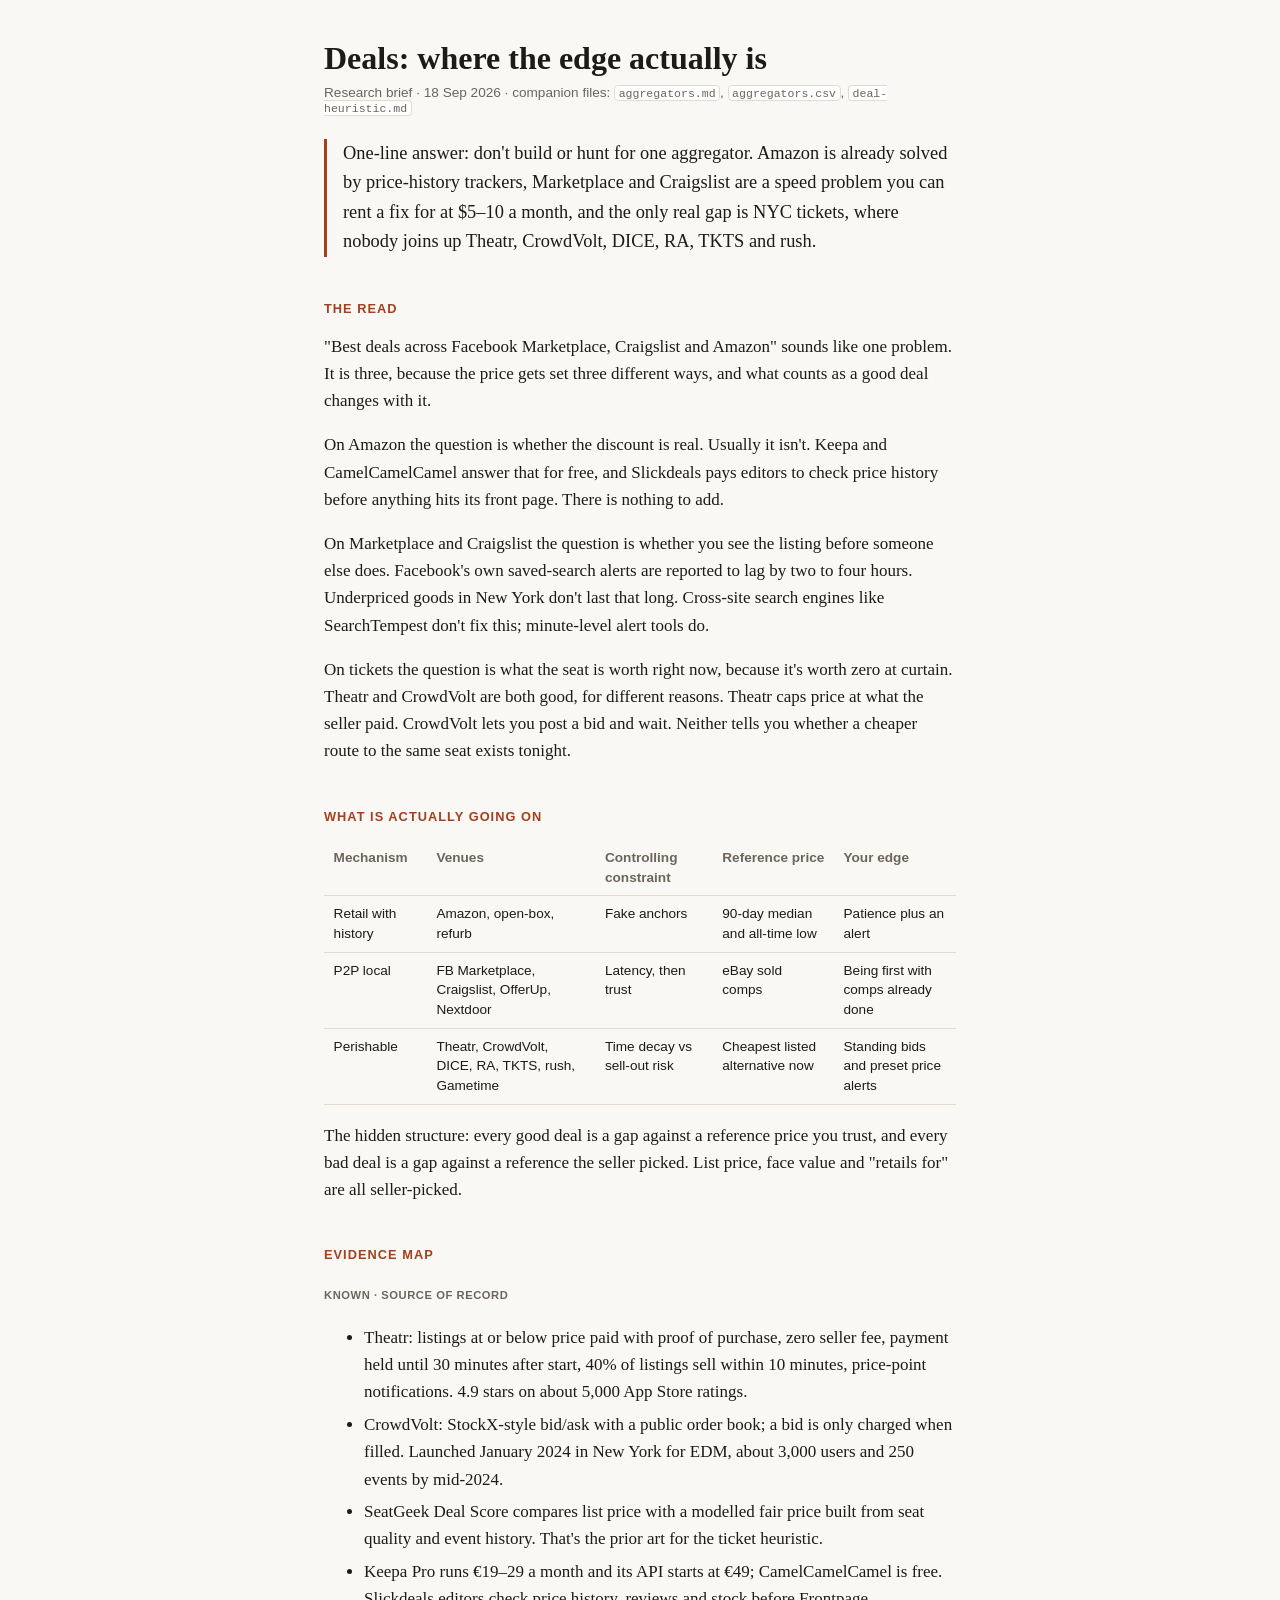
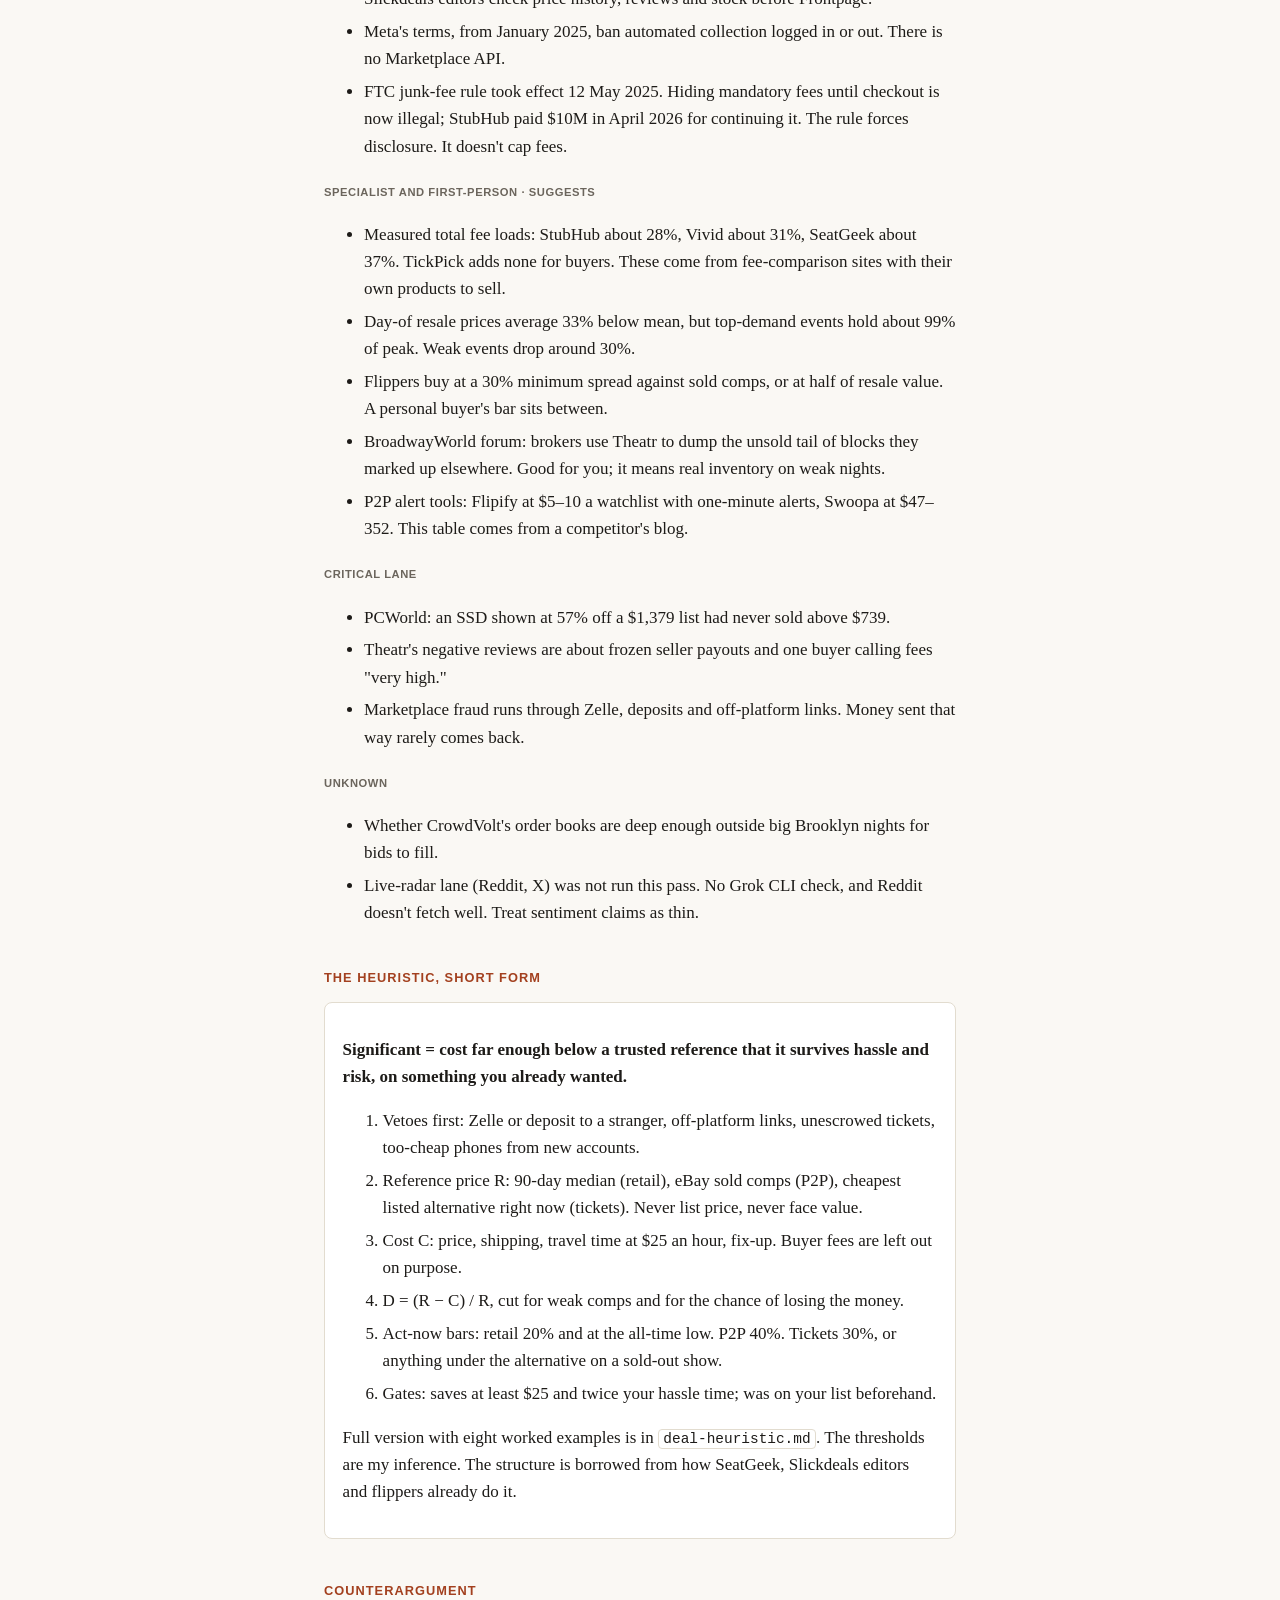
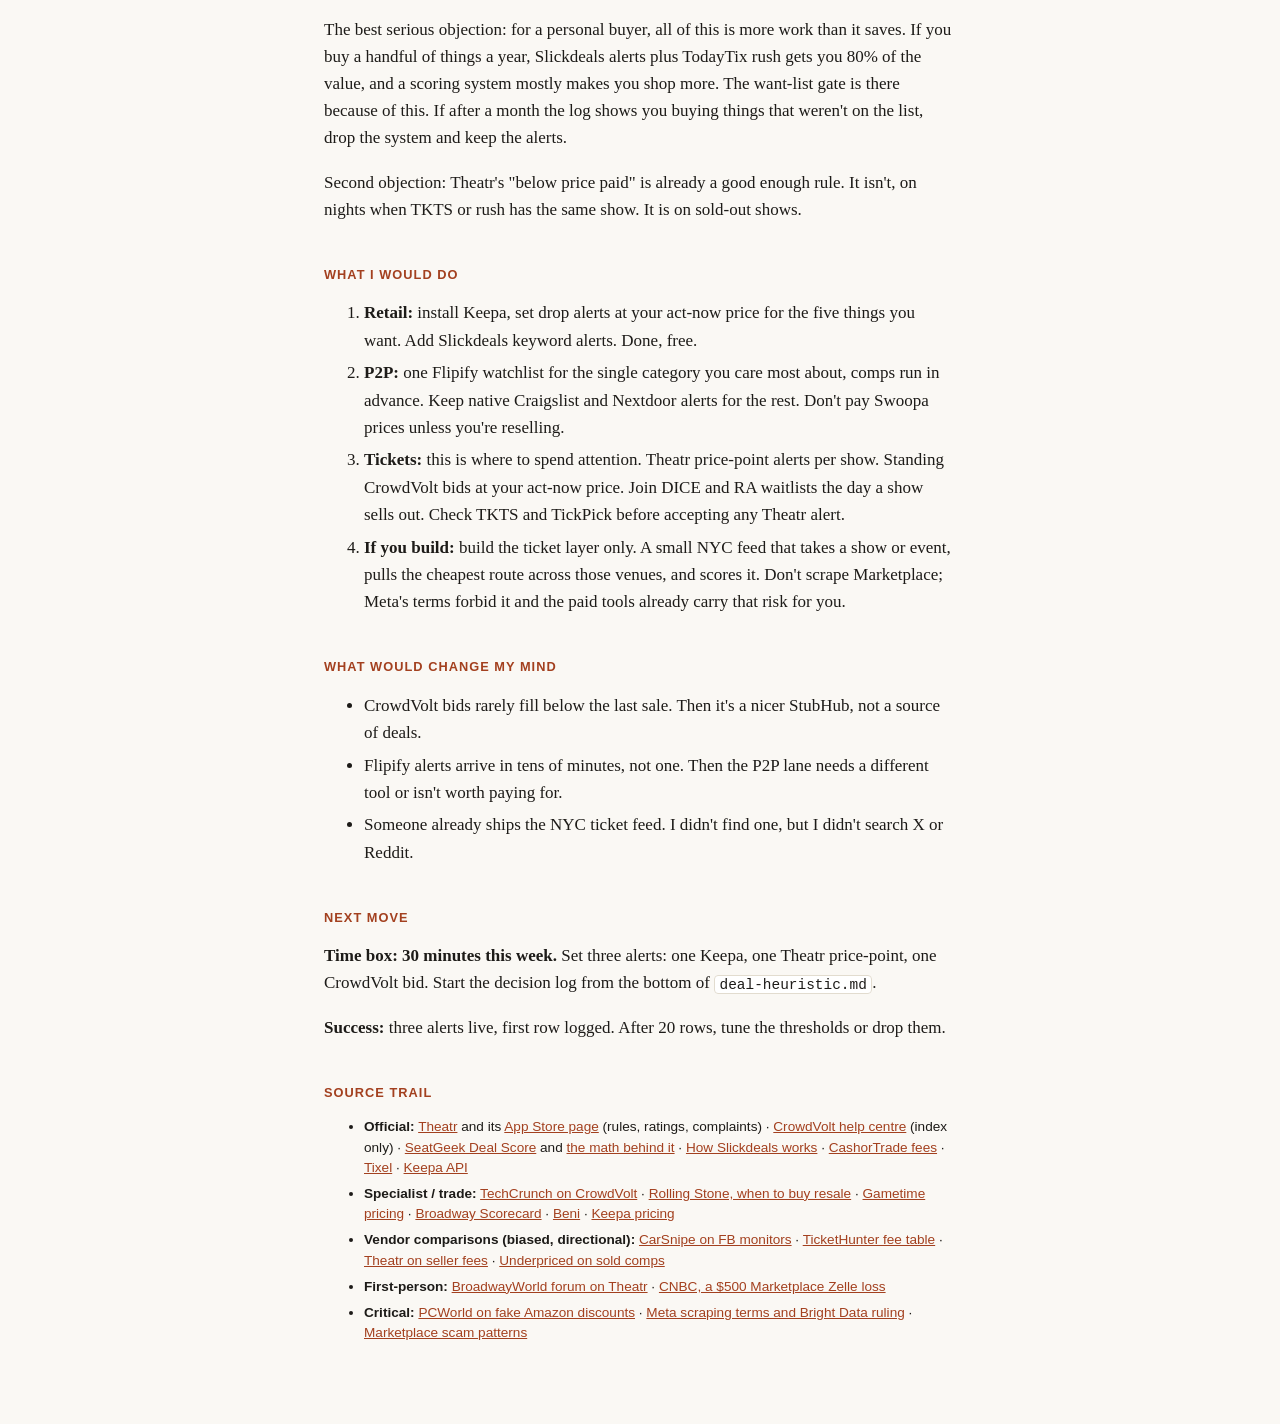
<file: research/brief.html>
<!doctype html>
<html lang="en">
<head>
<meta charset="utf-8">
<meta name="viewport" content="width=device-width, initial-scale=1">
<title>Deals: where the edge is</title>
<style>
  :root { --bg:#faf8f4; --fg:#1d1b18; --muted:#6b655c; --rule:#e2dccf; --accent:#a3401f; --card:#fff; }
  @media (prefers-color-scheme: dark) {
    :root { --bg:#16140f; --fg:#ece7dc; --muted:#a09888; --rule:#322e26; --accent:#e58a5f; --card:#1f1c16; }
  }
  * { box-sizing: border-box; }
  body { margin:0; background:var(--bg); color:var(--fg); font:17px/1.6 Georgia, "Iowan Old Style", serif; }
  main { max-width: 42rem; margin: 0 auto; padding: 2.5rem 1.25rem 4rem; }
  h1 { font-size: 2rem; line-height: 1.15; margin: 0 0 .5rem; }
  h2 { font: 600 .8rem/1.2 -apple-system, "Helvetica Neue", sans-serif; letter-spacing:.08em; text-transform:uppercase; color:var(--accent); margin: 2.75rem 0 .75rem; }
  .meta { color:var(--muted); font: .85rem -apple-system, sans-serif; margin-bottom: 1.5rem; }
  .lead { font-size: 1.15rem; border-left: 3px solid var(--accent); padding-left: 1rem; margin: 1.5rem 0; }
  .wrap { overflow-x:auto; margin: 1rem 0; }
  table { border-collapse: collapse; width:100%; font: .85rem/1.45 -apple-system, sans-serif; min-width: 30rem; }
  th, td { text-align:left; vertical-align:top; padding:.5rem .6rem; border-bottom:1px solid var(--rule); }
  th { color:var(--muted); font-weight:600; }
  .card { background:var(--card); border:1px solid var(--rule); border-radius:8px; padding:1rem 1.1rem; margin:1rem 0; }
  .tag { font: 600 .7rem -apple-system, sans-serif; letter-spacing:.05em; text-transform:uppercase; color:var(--muted); }
  code { font: .85em ui-monospace, Menlo, monospace; background:var(--card); border:1px solid var(--rule); padding:.05em .3em; border-radius:4px; }
  a { color: var(--accent); }
  li { margin:.35rem 0; }
  .src li { font: .85rem/1.5 -apple-system, sans-serif; }
</style>
</head>
<body>
<main>
<h1>Deals: where the edge actually is</h1>
<div class="meta">Research brief · 18 Sep 2026 · companion files: <code>aggregators.md</code>, <code>aggregators.csv</code>, <code>deal-heuristic.md</code></div>

<p class="lead">One-line answer: don't build or hunt for one aggregator. Amazon is already solved by price-history trackers, Marketplace and Craigslist are a speed problem you can rent a fix for at $5–10 a month, and the only real gap is NYC tickets, where nobody joins up Theatr, CrowdVolt, DICE, RA, TKTS and rush.</p>

<h2>The read</h2>
<p>"Best deals across Facebook Marketplace, Craigslist and Amazon" sounds like one problem. It is three, because the price gets set three different ways, and what counts as a good deal changes with it.</p>
<p>On Amazon the question is whether the discount is real. Usually it isn't. Keepa and CamelCamelCamel answer that for free, and Slickdeals pays editors to check price history before anything hits its front page. There is nothing to add.</p>
<p>On Marketplace and Craigslist the question is whether you see the listing before someone else does. Facebook's own saved-search alerts are reported to lag by two to four hours. Underpriced goods in New York don't last that long. Cross-site search engines like SearchTempest don't fix this; minute-level alert tools do.</p>
<p>On tickets the question is what the seat is worth right now, because it's worth zero at curtain. Theatr and CrowdVolt are both good, for different reasons. Theatr caps price at what the seller paid. CrowdVolt lets you post a bid and wait. Neither tells you whether a cheaper route to the same seat exists tonight.</p>

<h2>What is actually going on</h2>
<div class="wrap"><table>
<tr><th>Mechanism</th><th>Venues</th><th>Controlling constraint</th><th>Reference price</th><th>Your edge</th></tr>
<tr><td>Retail with history</td><td>Amazon, open-box, refurb</td><td>Fake anchors</td><td>90-day median and all-time low</td><td>Patience plus an alert</td></tr>
<tr><td>P2P local</td><td>FB Marketplace, Craigslist, OfferUp, Nextdoor</td><td>Latency, then trust</td><td>eBay sold comps</td><td>Being first with comps already done</td></tr>
<tr><td>Perishable</td><td>Theatr, CrowdVolt, DICE, RA, TKTS, rush, Gametime</td><td>Time decay vs sell-out risk</td><td>Cheapest listed alternative now</td><td>Standing bids and preset price alerts</td></tr>
</table></div>
<p>The hidden structure: every good deal is a gap against a reference price you trust, and every bad deal is a gap against a reference the seller picked. List price, face value and "retails for" are all seller-picked.</p>

<h2>Evidence map</h2>
<p><span class="tag">Known · source of record</span></p>
<ul>
<li>Theatr: listings at or below price paid with proof of purchase, zero seller fee, payment held until 30 minutes after start, 40% of listings sell within 10 minutes, price-point notifications. 4.9 stars on about 5,000 App Store ratings.</li>
<li>CrowdVolt: StockX-style bid/ask with a public order book; a bid is only charged when filled. Launched January 2024 in New York for EDM, about 3,000 users and 250 events by mid-2024.</li>
<li>SeatGeek Deal Score compares list price with a modelled fair price built from seat quality and event history. That's the prior art for the ticket heuristic.</li>
<li>Keepa Pro runs €19–29 a month and its API starts at €49; CamelCamelCamel is free. Slickdeals editors check price history, reviews and stock before Frontpage.</li>
<li>Meta's terms, from January 2025, ban automated collection logged in or out. There is no Marketplace API.</li>
<li>FTC junk-fee rule took effect 12 May 2025. Hiding mandatory fees until checkout is now illegal; StubHub paid $10M in April 2026 for continuing it. The rule forces disclosure. It doesn't cap fees.</li>
</ul>
<p><span class="tag">Specialist and first-person · suggests</span></p>
<ul>
<li>Measured total fee loads: StubHub about 28%, Vivid about 31%, SeatGeek about 37%. TickPick adds none for buyers. These come from fee-comparison sites with their own products to sell.</li>
<li>Day-of resale prices average 33% below mean, but top-demand events hold about 99% of peak. Weak events drop around 30%.</li>
<li>Flippers buy at a 30% minimum spread against sold comps, or at half of resale value. A personal buyer's bar sits between.</li>
<li>BroadwayWorld forum: brokers use Theatr to dump the unsold tail of blocks they marked up elsewhere. Good for you; it means real inventory on weak nights.</li>
<li>P2P alert tools: Flipify at $5–10 a watchlist with one-minute alerts, Swoopa at $47–352. This table comes from a competitor's blog.</li>
</ul>
<p><span class="tag">Critical lane</span></p>
<ul>
<li>PCWorld: an SSD shown at 57% off a $1,379 list had never sold above $739.</li>
<li>Theatr's negative reviews are about frozen seller payouts and one buyer calling fees "very high."</li>
<li>Marketplace fraud runs through Zelle, deposits and off-platform links. Money sent that way rarely comes back.</li>
</ul>
<p><span class="tag">Unknown</span></p>
<ul>
<li>Whether CrowdVolt's order books are deep enough outside big Brooklyn nights for bids to fill.</li>
<li>Live-radar lane (Reddit, X) was not run this pass. No Grok CLI check, and Reddit doesn't fetch well. Treat sentiment claims as thin.</li>
</ul>

<h2>The heuristic, short form</h2>
<div class="card">
<p><strong>Significant = cost far enough below a trusted reference that it survives hassle and risk, on something you already wanted.</strong></p>
<ol>
<li>Vetoes first: Zelle or deposit to a stranger, off-platform links, unescrowed tickets, too-cheap phones from new accounts.</li>
<li>Reference price R: 90-day median (retail), eBay sold comps (P2P), cheapest listed alternative right now (tickets). Never list price, never face value.</li>
<li>Cost C: price, shipping, travel time at $25 an hour, fix-up. Buyer fees are left out on purpose.</li>
<li>D = (R − C) / R, cut for weak comps and for the chance of losing the money.</li>
<li>Act-now bars: retail 20% and at the all-time low. P2P 40%. Tickets 30%, or anything under the alternative on a sold-out show.</li>
<li>Gates: saves at least $25 and twice your hassle time; was on your list beforehand.</li>
</ol>
<p>Full version with eight worked examples is in <code>deal-heuristic.md</code>. The thresholds are my inference. The structure is borrowed from how SeatGeek, Slickdeals editors and flippers already do it.</p>
</div>

<h2>Counterargument</h2>
<p>The best serious objection: for a personal buyer, all of this is more work than it saves. If you buy a handful of things a year, Slickdeals alerts plus TodayTix rush gets you 80% of the value, and a scoring system mostly makes you shop more. The want-list gate is there because of this. If after a month the log shows you buying things that weren't on the list, drop the system and keep the alerts.</p>
<p>Second objection: Theatr's "below price paid" is already a good enough rule. It isn't, on nights when TKTS or rush has the same show. It is on sold-out shows.</p>

<h2>What I would do</h2>
<ol>
<li><strong>Retail:</strong> install Keepa, set drop alerts at your act-now price for the five things you want. Add Slickdeals keyword alerts. Done, free.</li>
<li><strong>P2P:</strong> one Flipify watchlist for the single category you care most about, comps run in advance. Keep native Craigslist and Nextdoor alerts for the rest. Don't pay Swoopa prices unless you're reselling.</li>
<li><strong>Tickets:</strong> this is where to spend attention. Theatr price-point alerts per show. Standing CrowdVolt bids at your act-now price. Join DICE and RA waitlists the day a show sells out. Check TKTS and TickPick before accepting any Theatr alert.</li>
<li><strong>If you build:</strong> build the ticket layer only. A small NYC feed that takes a show or event, pulls the cheapest route across those venues, and scores it. Don't scrape Marketplace; Meta's terms forbid it and the paid tools already carry that risk for you.</li>
</ol>

<h2>What would change my mind</h2>
<ul>
<li>CrowdVolt bids rarely fill below the last sale. Then it's a nicer StubHub, not a source of deals.</li>
<li>Flipify alerts arrive in tens of minutes, not one. Then the P2P lane needs a different tool or isn't worth paying for.</li>
<li>Someone already ships the NYC ticket feed. I didn't find one, but I didn't search X or Reddit.</li>
</ul>

<h2>Next move</h2>
<p><strong>Time box: 30 minutes this week.</strong> Set three alerts: one Keepa, one Theatr price-point, one CrowdVolt bid. Start the decision log from the bottom of <code>deal-heuristic.md</code>.</p>
<p><strong>Success:</strong> three alerts live, first row logged. After 20 rows, tune the thresholds or drop them.</p>

<h2>Source trail</h2>
<ul class="src">
<li><strong>Official:</strong> <a href="https://www.theatr-app.com/">Theatr</a> and its <a href="https://apps.apple.com/us/app/theatr-buy-sell-last-min-tix/id1580002886">App Store page</a> (rules, ratings, complaints) · <a href="https://www.crowdvolt.com/help_center/general">CrowdVolt help centre</a> (index only) · <a href="https://support.seatgeek.com/hc/en-us/articles/360007200954-What-is-Deal-Score">SeatGeek Deal Score</a> and <a href="https://chairnerd.seatgeek.com/the-math-behind-ticket-bargains/">the math behind it</a> · <a href="https://slickdeals.net/corp/how-slickdeals-works/">How Slickdeals works</a> · <a href="https://help.cashortrade.org/hc/en-us/articles/12918261373069-Understanding-Fees-on-CashorTrade">CashorTrade fees</a> · <a href="https://tixel.com/how-it-works">Tixel</a> · <a href="https://keepa.com/api-docs/">Keepa API</a></li>
<li><strong>Specialist / trade:</strong> <a href="https://techcrunch.com/2024/07/16/yc-backed-secondary-ticketing-startup-crowdvolt">TechCrunch on CrowdVolt</a> · <a href="https://www.rollingstone.com/product-recommendations/tickets/how-to-save-on-resale-concert-tickets-buying-guide-1235587202/">Rolling Stone, when to buy resale</a> · <a href="https://gametime.co/blog/the-ins-and-outs-of-pricing-on-gametime/">Gametime pricing</a> · <a href="https://broadwayscorecard.com/guides/cheap-broadway-tickets">Broadway Scorecard</a> · <a href="https://www.retailtouchpoints.com/news/resale-aggregator-platform-beni-debuts-ios-app-adds-poshmark-thredup-and-more/140668/">Beni</a> · <a href="https://revenuegeeks.com/software/keepa/pricing">Keepa pricing</a></li>
<li><strong>Vendor comparisons (biased, directional):</strong> <a href="https://carsnipe.com/blog/facebook-marketplace-monitoring-tools">CarSnipe on FB monitors</a> · <a href="https://tickethunter.io/compare-ticket-resale-fees">TicketHunter fee table</a> · <a href="https://www.theatr-app.com/post/best-websites-to-resell-tickets">Theatr on seller fees</a> · <a href="https://www.underpriced.app/blog/how-to-use-ebay-sold-listings-price-research-guide">Underpriced on sold comps</a></li>
<li><strong>First-person:</strong> <a href="https://forum.broadwayworld.com/thread/Theatr-app">BroadwayWorld forum on Theatr</a> · <a href="https://www.cnbc.com/2025/05/13/how-i-lost-money-getting-scammed-on-facebook-marketplace-zelle.html">CNBC, a $500 Marketplace Zelle loss</a></li>
<li><strong>Critical:</strong> <a href="https://www.pcworld.com/article/3104872/amazon-says-its-a-tech-deal-price-trackers-tell-a-different-story.html">PCWorld on fake Amazon discounts</a> · <a href="https://thunderbit.com/blog/is-scraping-facebook-legal">Meta scraping terms and Bright Data ruling</a> · <a href="https://lifelock.norton.com/learn/fraud/facebook-marketplace-scams">Marketplace scam patterns</a></li>
</ul>
</main>
</body>
</html>
</file>
<file: site.css>
:root { --bg:#faf8f4; --fg:#1d1b18; --muted:#6b655c; --rule:#e2dccf; --accent:#a3401f; --card:#fff; }
@media (prefers-color-scheme: dark) {
  :root { --bg:#16140f; --fg:#ece7dc; --muted:#a09888; --rule:#322e26; --accent:#e58a5f; --card:#1f1c16; }
}
* { box-sizing: border-box; }
body { margin:0; background:var(--bg); color:var(--fg); font:17px/1.6 Georgia, "Iowan Old Style", serif; }
main { max-width: 42rem; margin: 0 auto; padding: 2.5rem 1.25rem 4rem; }
nav { font: .85rem -apple-system, sans-serif; margin-bottom: 1.5rem; display:flex; flex-wrap:wrap; gap:.25rem 1rem; }
a { color: var(--accent); }
h1 { font-size: 2.4rem; line-height: 1.1; margin: 0 0 .4rem; letter-spacing:-.01em; }
h2 { font: 600 .8rem/1.2 -apple-system, "Helvetica Neue", sans-serif; letter-spacing:.08em; text-transform:uppercase; color:var(--accent); margin: 2.75rem 0 .75rem; }
h3 { font: 600 .95rem -apple-system, sans-serif; margin: 2rem 0 .5rem; color: var(--muted); }
.masthead { border-bottom: 3px double var(--rule); padding-bottom: .75rem; margin-bottom: 1.5rem; }
.meta { color:var(--muted); font: .85rem -apple-system, sans-serif; }
.lead { font-size: 1.15rem; border-left: 3px solid var(--accent); padding-left: 1rem; margin: 1.5rem 0; }
.note { font-size: .95rem; color: var(--muted); }
.warn { color: var(--accent); }
.card { background:var(--card); border:1px solid var(--rule); border-radius:8px; padding:.85rem 1.1rem; margin:.75rem 0; }
.deal.sig { border-left: 4px solid var(--accent); }
.deal .title { display:block; font-weight:600; line-height:1.35; text-decoration:none; color:var(--fg); }
.deal .title:hover { color: var(--accent); text-decoration: underline; }
.facts { font: .82rem/1.5 -apple-system, sans-serif; color: var(--muted); margin-top:.3rem; }
.tag { display:block; font: 600 .68rem -apple-system, sans-serif; letter-spacing:.06em; text-transform:uppercase; color:var(--accent); margin-bottom:.25rem; }
.wrap { overflow-x:auto; margin: 1rem 0; }
table { border-collapse: collapse; width:100%; font: .85rem/1.45 -apple-system, sans-serif; min-width: 26rem; }
th, td { text-align:left; vertical-align:top; padding:.45rem .6rem; border-bottom:1px solid var(--rule); }
th { color:var(--muted); font-weight:600; }
details { margin: 1rem 0; }
summary { cursor:pointer; font: .9rem -apple-system, sans-serif; color: var(--muted); }
ul.plain { padding-left: 1.1rem; font-size: .95rem; }
ul.plain li { margin: .35rem 0; }
input[type=search] { width:100%; font: 1rem -apple-system, sans-serif; padding:.55rem .75rem; border:1px solid var(--rule); border-radius:8px; background:var(--card); color:var(--fg); margin: .5rem 0 1rem; }
.deal { display:flex; gap:.9rem; align-items:flex-start; }
.deal .body { flex:1; min-width:0; }
.thumb { width:88px; height:88px; flex:none; object-fit:contain; background:#fff; border:1px solid var(--rule); border-radius:6px; }
.thumb.empty { background:var(--bg); }
.deal.small .thumb { width:56px; height:56px; }
.deal.small .title { font-weight:400; font-size:.95rem; }
.blurb { margin:.3rem 0 0; font-size:.92rem; line-height:1.45; color:var(--fg); opacity:.85; }
@media (max-width: 26rem) { .thumb { width:64px; height:64px; } }
</file>
